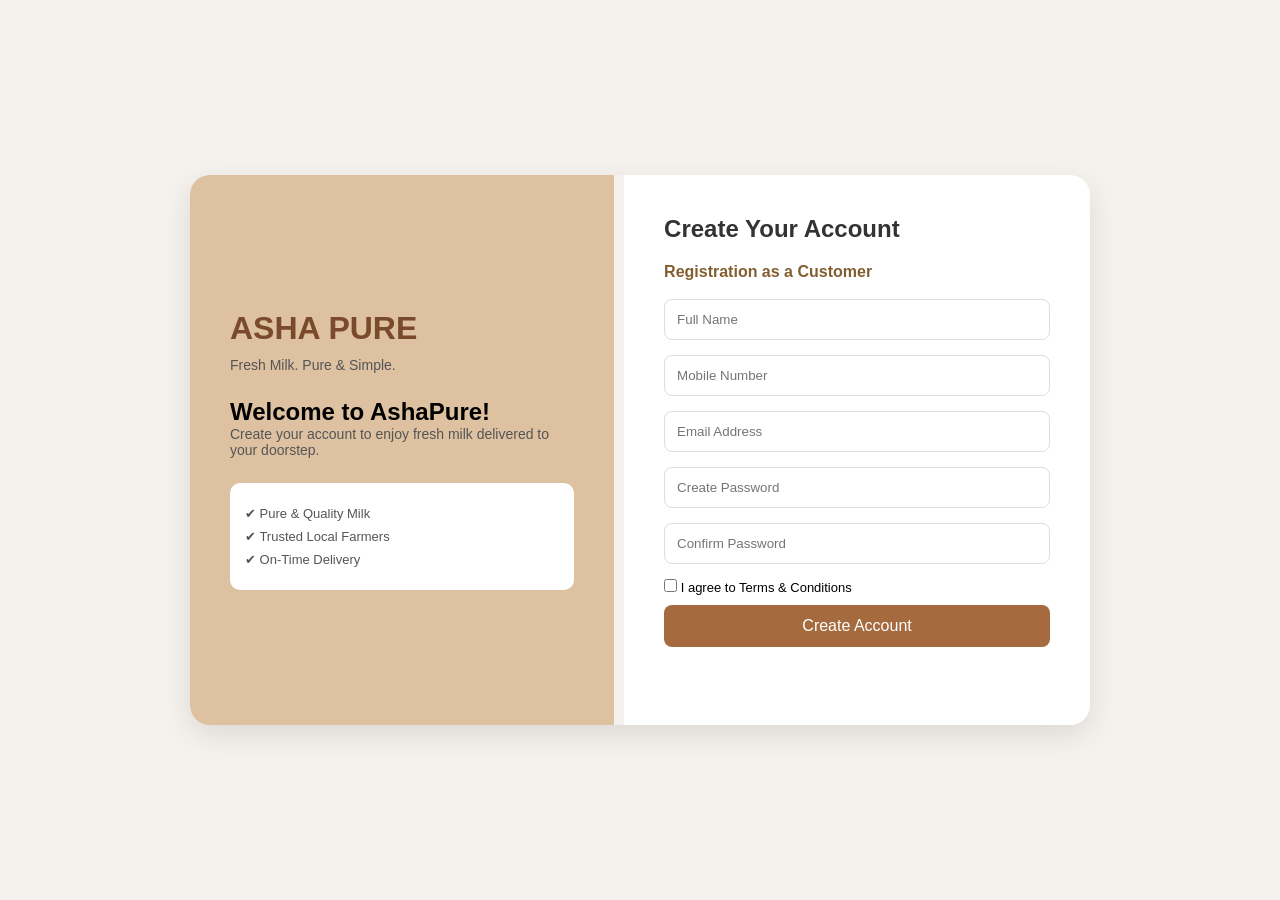
<file: customer.html>
<!DOCTYPE html>
<html lang="en">
<head>
<meta charset="UTF-8">
<meta name="viewport" content="width=device-width, initial-scale=1.0">
<title>Aasapure Registration</title>
<link rel="stylesheet" href="customer.css">

</head>
<body>

<div class="container">

    <!-- Left Side -->
    <div class="left">
        <h1>ASHA PURE</h1>
        <p>Fresh Milk. Pure & Simple.</p>

        <h2>Welcome to AshaPure!</h2>
        <p>Create your account to enjoy fresh milk delivered to your doorstep.</p>

        <div class="features">
            <p>✔ Pure & Quality Milk</p>
            <p>✔ Trusted Local Farmers</p>
            <p>✔ On-Time Delivery</p>
        </div>
    </div>

    <!-- Right Side -->
    <div class="right">
        <h2>Create Your Account</h2>
        <h4 style="color:rgb(130, 95, 49)">Registration as a Customer</h4>
        <br/>
        <form onsubmit="saveData(event)">

    <div class="form-group">
        <input type="text" id="name" placeholder="Full Name" required>
    </div>

    <div class="form-group">
        <input type="text" id="mobile" placeholder="Mobile Number" required>
    </div>

    <div class="form-group">
        <input type="email" id="email" placeholder="Email Address" required>
    </div>

    <div class="form-group">
        <input type="password" id="password" placeholder="Create Password" required>
    </div>

    <div class="form-group">
        <input type="password" id="confirmPassword" placeholder="Confirm Password" required>
    </div>

    <div class="checkbox">
        <input type="checkbox" required> I agree to Terms & Conditions
    </div>

    <button type="submit" class="btn">Create Account</button>

</form>
    </div>

</div>
<script>
function saveData(e){
    e.preventDefault();

    let name = document.getElementById("name").value;
    let mobile = document.getElementById("mobile").value;
    let email = document.getElementById("email").value;
    let password = document.getElementById("password").value;
    let confirmPassword = document.getElementById("confirmPassword").value;

    if(password !== confirmPassword){
        alert("Passwords do not match ❌");
        return;
    }

    localStorage.setItem("name", name);
    localStorage.setItem("mobile", mobile);
    localStorage.setItem("email", email);
    localStorage.setItem("password", password);

    alert("Registration Successful ✅");
    window.location.href = "customerportal.html";
}
</script>

</body>
</html>
</file>
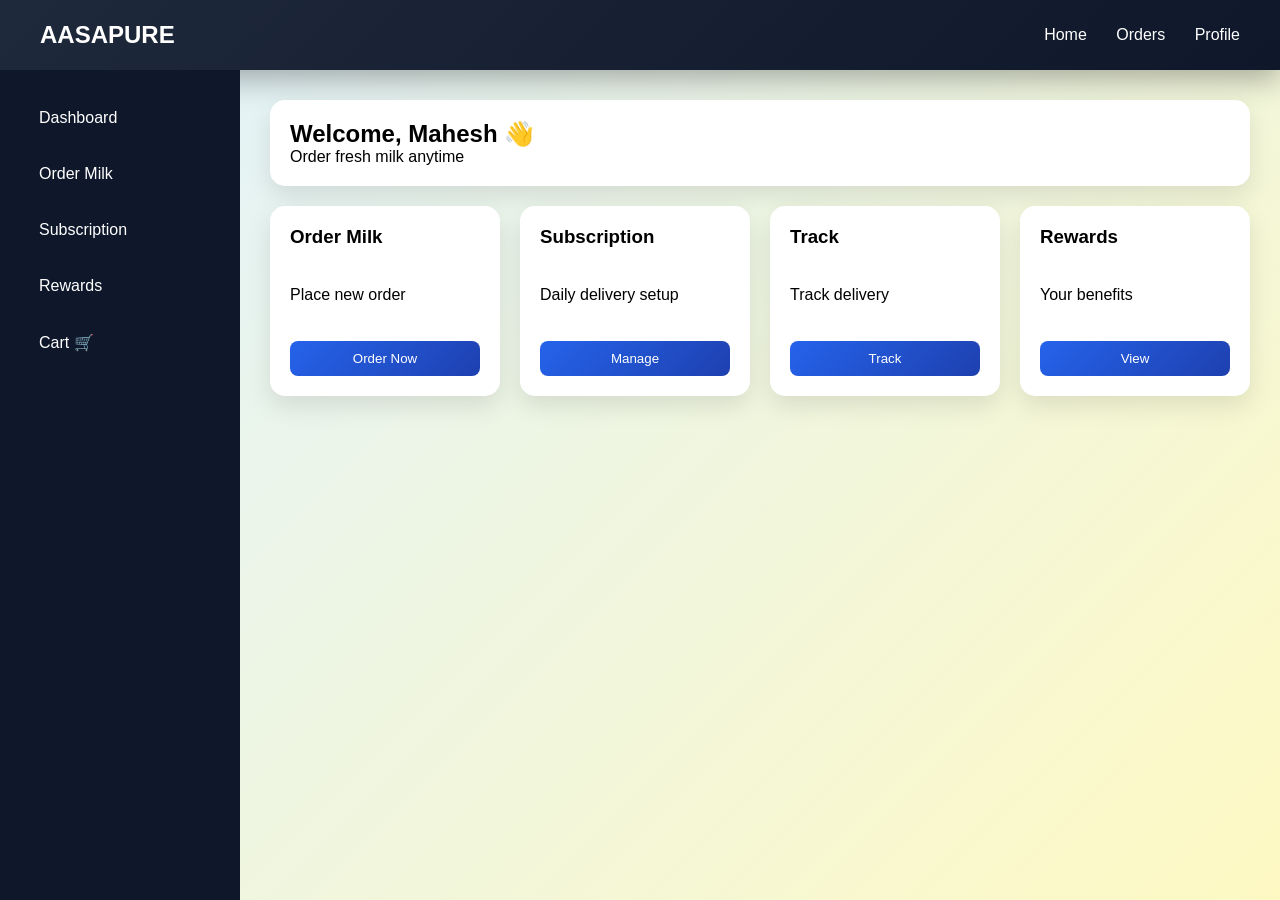
<file: customerportal - Copy.html>
<!DOCTYPE html>
<html lang="en">
<head>
<meta charset="UTF-8">
<meta name="viewport" content="width=device-width, initial-scale=1.0">
<title>Aasapure Dashboard</title>
<link rel="stylesheet" href="customerportal.css">
</head>
<body>

<div class="navbar">
    <h2>AASAPURE</h2>
    <div>
        <a href="#">Home</a>
        <a href="#">Orders</a>
        <a href="#">Profile</a>
    </div>
</div>

<div class="main">

<div class="sidebar">
    <li>Dashboard</li>
    <li onclick="openModal()">Order Milk</li>
    <li>Subscription</li>
    <li>Rewards</li>
    <li onclick="openCart()">Cart 🛒</li>
</div>

<div class="content">

<div class="card">
    <h2>Welcome, Mahesh 👋</h2>
    <p>Order fresh milk anytime</p>
</div>

<div class="grid">

<div class="card">
    <h3>Order Milk</h3>
    <p>Place new order</p>
    <button onclick="openModal()">Order Now</button>
</div>

<div class="card">
    <h3>Subscription</h3>
    <p>Daily delivery setup</p>
    <button>Manage</button>
</div>

<div class="card">
    <h3>Track</h3>
    <p>Track delivery</p>
    <button>Track</button>
</div>

<div class="card">
    <h3>Rewards</h3>
    <p>Your benefits</p>
    <button>View</button>
</div>

</div>

</div>
</div>

<!-- ORDER MODAL -->
<div id="modal" class="modal">
<div class="modal-content">

<span class="close" onclick="closeModal()">&times;</span>

<h3>Select Farm</h3>
<select id="farm">
    <option>Sharma Dairy</option>
    <option>Verma Farm</option>
    <option>Organic Milk Farm</option>
</select>

<h3>Order Milk</h3>

<label>Milk Type</label>
<select id="milkType">
    <option value="50">Cow Milk (₹50/L)</option>
    <option value="60">Buffalo Milk (₹60/L)</option>
</select>

<label>Quantity (Litres)</label>
<div class="qty-box">
    <button onclick="decrease()">-</button>
    <input type="number" id="qty" value="1">
    <button onclick="increase()">+</button>
</div>

<label>Payment</label>
<select>
    <option>UPI</option>
    <option>Card</option>
    <option>Cash</option>
</select>

<div class="total">Total: ₹<span id="total">50</span></div>

<button onclick="placeOrder()">Place Order</button>
<button onclick="addToCart()">Add to Cart</button>

</div>
</div>

<!-- CART MODAL -->
<div id="cartModal" class="modal">
<div class="modal-content">

<span class="close" onclick="closeCart()">&times;</span>
<h3>Your Cart 🛒</h3>

<table border="1" style="width:100%; border-collapse:collapse; text-align:center;">
    <thead>
        <tr style="background:#2c3e50;color:white;">
            <th>Farm</th>
            <th>Milk</th>
            <th>Qty</th>
            <th>Price</th>
            <th>Action</th>
        </tr>
    </thead>
    <tbody id="cartItems"></tbody>
</table>

</div>
</div>

<script>

let cart = [];

function openModal(){
    document.getElementById("modal").style.display="flex";
}

function closeModal(){
    document.getElementById("modal").style.display="none";
}

function openCart(){
    document.getElementById("cartModal").style.display="flex";
    renderCart();
}

function closeCart(){
    document.getElementById("cartModal").style.display="none";
}

function increase(){
    let qty=document.getElementById("qty");
    qty.value=parseInt(qty.value)+1;
    updateTotal();
}

function decrease(){
    let qty=document.getElementById("qty");
    if(qty.value>1){
        qty.value=parseInt(qty.value)-1;
    }
    updateTotal();
}

function updateTotal(){
    let price=document.getElementById("milkType").value;
    let qty=document.getElementById("qty").value;
    document.getElementById("total").innerText=price*qty;
}

function placeOrder(){
    alert("Order Placed Successfully! 🚀");
}

function addToCart(){
    let farm = document.getElementById("farm").value;
    let milk = document.getElementById("milkType").options[document.getElementById("milkType").selectedIndex].text;
    let qty = document.getElementById("qty").value;
    let total = document.getElementById("total").innerText;

    cart.push({farm, milk, qty, total});
    alert("Added to Cart ✅");
}

/* 🔥 UPDATED CART FUNCTION */
function renderCart(){
    let table = document.getElementById("cartItems");
    table.innerHTML = "";

    cart.forEach((item, index) => {
        let row = document.createElement("tr");

        row.innerHTML = `
            <td>${item.farm}</td>
            <td>${item.milk}</td>
            <td>${item.qty} L</td>
            <td>₹${item.total}</td>
            <td>
                <button onclick="placeSingleOrder(${index})"
                    style="background:#27ae60;color:white;border:none;padding:5px 10px;border-radius:5px;cursor:pointer;">
                    Place
                </button>
                <button onclick="removeItem(${index})"
                    style="background:red;color:white;border:none;padding:5px 10px;border-radius:5px;cursor:pointer;">
                    Remove
                </button>
            </td>
        `;

        table.appendChild(row);
    });
}
/* 🔥 NEW FUNCTIONS */
function removeItem(index){
    let item = cart[index];

    let confirmDelete = confirm(`Remove this item?\n${item.farm} - ${item.milk}`);

    if(confirmDelete){
        alert("Item Removed ❌");
        cart.splice(index, 1);
        renderCart();
    }
}


function placeSingleOrder(index){
    let item = cart[index];

    let confirmOrder = confirm(`Do you want to place this order?\n${item.farm} - ${item.milk} - ${item.qty}L`);

    if(confirmOrder){
        alert(`Order Placed: ${item.farm} 🚀`);
        cart.splice(index, 1);
        renderCart();
    }
}

document.getElementById("milkType").addEventListener("change",updateTotal);

</script>

</body>
</html>
</file>
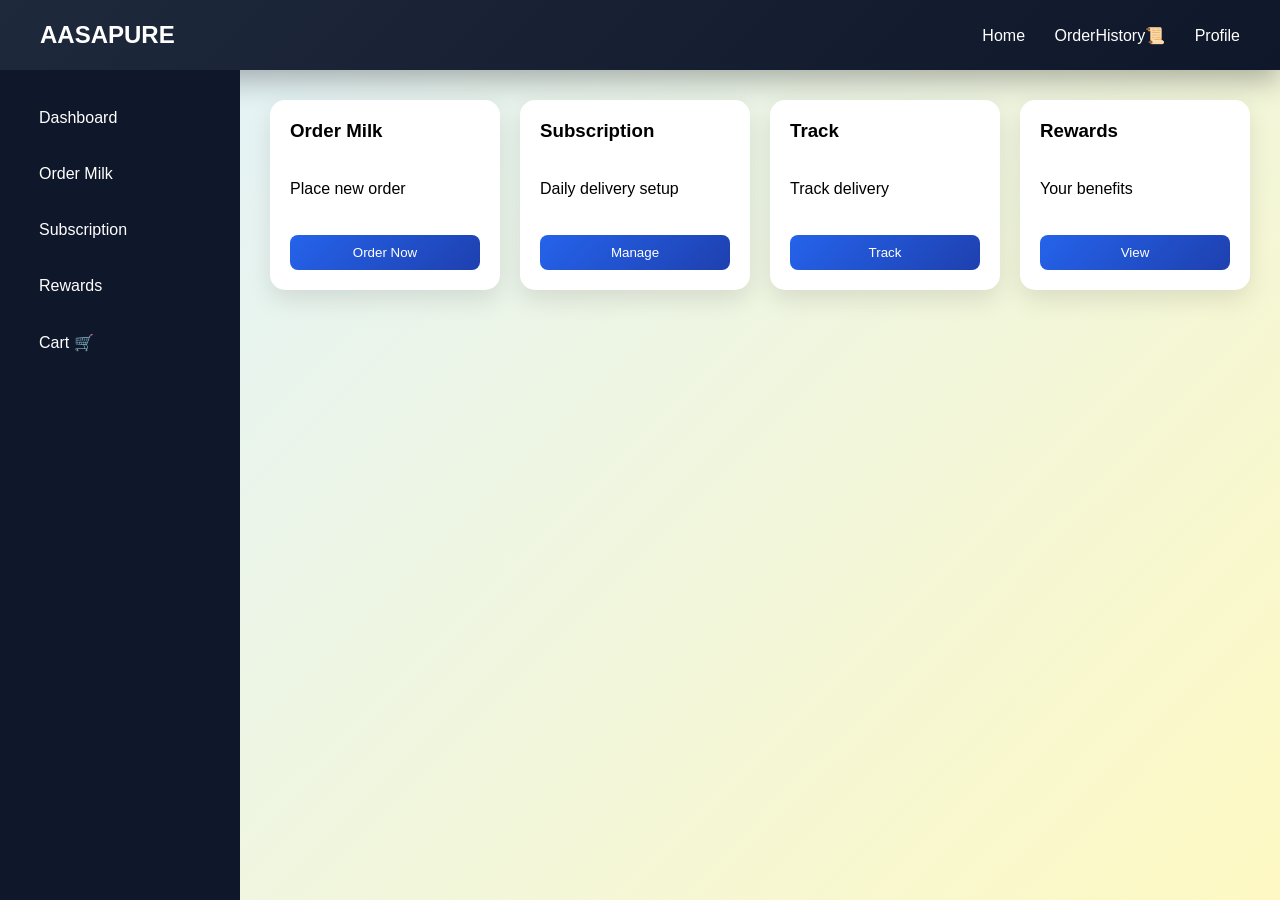
<file: customerportal.html>
<!DOCTYPE html>
<html lang="en">
<head>
<meta charset="UTF-8">
<meta name="viewport" content="width=device-width, initial-scale=1.0">
<title>Aasapure Dashboard</title>
<link rel="stylesheet" href="customerportal.css">
</head>
<body>

<div class="navbar">
    <h2>AASAPURE</h2>
    <div>
        <a href="#">Home</a>
        <a href="#" onclick="openHistory()">OrderHistory📜</a>
        <a href="#" onclick="openProfile()">Profile</a>
    </div>
</div>

<div class="main">

<div class="sidebar">
    <li>Dashboard</li>
    <li onclick="openModal()">Order Milk</li>
    <li onclick="openSubscription()">Subscription</li>
    <li onclick="openRewards()">Rewards</li>
    <li onclick="openCart()">Cart 🛒</li>
</div>

<div class="content">

<!-- ✅ ONLY ONE GRID -->
<div class="grid">

<div class="card">
    <h3>Order Milk</h3>
    <p>Place new order</p>
    <button onclick="openModal()">Order Now</button>
</div>

<div class="card">
    <h3>Subscription</h3>
    <p>Daily delivery setup</p>
    <button onclick="openSubscription()">Manage</button>
</div>

<div class="card">
    <h3>Track</h3>
    <p>Track delivery</p>
    <button onclick="openTrack()">Track</button>
</div>

<div class="card">
    <h3>Rewards</h3>
    <p>Your benefits</p>
    <button onclick="openRewards()">View</button>
</div>

</div> <!-- grid end -->

</div> <!-- content end -->
</div> <!-- main end -->
<!-- ORDER MODAL -->

<!-- ORDER MODAL -->
<div id="modal" class="modal">
<div class="modal-content">

<span class="close" onclick="closeModal()">&times;</span>

<h3>Select Farm</h3>
<select id="farm">
    <option>Sharma Dairy</option>
    <option>Verma Farm</option>
    <option>Organic Milk Farm</option>
</select>

<h3>Order Milk</h3>

<label>Milk Type</label>
<select id="milkType">
    <option value="50">Cow Milk (₹50/L)</option>
    <option value="60">Buffalo Milk (₹60/L)</option>
</select>

<label>Quantity</label>
<div class="qty-box">
    <button onclick="decrease()">-</button>
    <input type="number" id="qty" value="1">
    <button onclick="increase()">+</button>
</div>

<div class="total">Total: ₹<span id="total">50</span></div>

<button onclick="placeOrder()">Place Order</button>
<button onclick="addToCart()">Add to Cart</button>

</div>
</div>

<div id="cartModal" class="modal">
<div class="modal-content">

<span class="close" onclick="closeCart()">&times;</span>
<h3>Your Cart 🛒</h3>

<table border="1" style="width:100%; border-collapse:collapse; text-align:center;">
    <thead>
        <tr style="background:#2c3e50;color:white;">
            <th>Farm</th>
            <th>Milk</th>
            <th>Qty</th>
            <th>Price</th>
            <th>Action</th>
        </tr>
    </thead>
    <tbody id="cartItems"></tbody>
</table>

</div>
</div>
<div id="trackModal" class="modal">
<div class="modal-content">

<span class="close" onclick="closeTrack()">&times;</span>
<h3>Track Order 🚚</h3>

<ul id="trackSteps">
    <li>✅ Order Placed</li>
    <li>⏳ Farmer Accepted</li>
    <li>⏳ Picked by Delivery</li>
    <li>⏳ Out for Delivery</li>
    <li>⏳ Delivered</li>
</ul>

<button onclick="updateStatus()">Next Step</button>

</div>
</div>

<div id="historyModal" class="modal">
<div class="modal-content">

<span class="close" onclick="closeHistory()">&times;</span>
<h3>Order History 📜</h3>

<table border="1" style="width:100%; border-collapse:collapse; text-align:center;">
    <thead>
        <tr style="background:#34495e;color:white;">
            <th>Farm</th>
            <th>Milk</th>
            <th>Qty</th>
            <th>Total</th>
            <th>Date</th>
        </tr>
    </thead>
    <tbody id="historyItems"></tbody>
</table>

</div>
</div>


<div id="subscriptionModal" class="modal">
<div class="modal-content">

<span class="close" onclick="closeSubscription()">&times;</span>
<h3>Milk Subscription 🥛</h3>

<label>Milk Type</label>
<select id="subMilk">
    <option>Cow Milk</option>
    <option>Buffalo Milk</option>
</select>

<label>Quantity</label>
<input type="number" id="subQty" value="1">

<label>Start Date</label>
<input type="date" id="subDate">

<!-- ✅ MOVE HERE -->
<label>Delivery Type</label>
<select id="subPlan">
    <option>Daily</option>
    <option>Weekly</option>
</select>

<label>Time Slot</label>
<select id="subTime">
    <option>Morning (5AM - 8AM)</option>
    <option>Evening (5PM - 8PM)</option>
</select>

<button onclick="saveSubscription()">Save</button>
<button onclick="pauseSub()">Pause</button>
<button onclick="resumeSub()">Resume</button>

</div>
</div>

</div>
</div>

<div id="rewardModal" class="modal">
<div class="modal-content">

<span class="close" onclick="closeRewards()">&times;</span>
<h3>Aasapure Milk Rewards 🥛🎁</h3>

<p>Total Orders: <b id="totalOrders">0</b></p>

<p>Progress</p>
<div style="background:#ddd;height:20px;border-radius:10px;overflow:hidden;">
    <div id="progressBar" 
         style="height:20px;width:0%;background:green;"></div>
</div>

<p id="rewardText"></p>

<button onclick="claimReward()">Claim Reward</button>

</div>
</div>
<div id="profileModal" class="modal">
<div class="modal-content">

<span class="close" onclick="closeProfile()">&times;</span>
<h3>My Profile 👤</h3>

<p>Name: <span id="pName"></span></p>
<p>Mobile: <span id="pMobile"></span></p>
<p>Email: <span id="pEmail"></span></p>

</div>
</div>

<script>

window.onload = function () {
    localStorage.setItem("orders", "0");
    localStorage.removeItem("subscription");
};

if (!localStorage.getItem("orders") || isNaN(localStorage.getItem("orders"))) {
    localStorage.setItem("orders", "0");
}

let cart = [];
let history = [];

function openModal(){
    document.getElementById("modal").style.display="flex";
}

function closeModal(){
    document.getElementById("modal").style.display="none";
}

function openCart(){
    document.getElementById("cartModal").style.display="flex";
    renderCart();
}

function closeCart(){
    document.getElementById("cartModal").style.display="none";
}

function increase(){
    let qty=document.getElementById("qty");
    qty.value=parseInt(qty.value)+1;
    updateTotal();
}

function decrease(){
    let qty=document.getElementById("qty");
    if(qty.value>1){
        qty.value=parseInt(qty.value)-1;
    }
    updateTotal();
}

function updateTotal(){
    let price=document.getElementById("milkType").value;
    let qty=document.getElementById("qty").value;
    document.getElementById("total").innerText=price*qty;
}

function placeOrder(){
    let farm = document.getElementById("farm").value;
    let milk = document.getElementById("milkType").options[document.getElementById("milkType").selectedIndex].text;
    let qty = document.getElementById("qty").value;
    let total = document.getElementById("total").innerText;

    let date = new Date().toLocaleString();

    // history
    history.push({farm, milk, qty, total, date});

    // ✅ SAFE ORDER COUNT
    let orders = parseInt(localStorage.getItem("orders"));
    if (isNaN(orders)) orders = 0;

    orders++;
    localStorage.setItem("orders", orders.toString());

    alert("Milk Order Placed 🥛✅");
}
function openHistory(){
    document.getElementById("historyModal").style.display="flex";
    renderHistory();
}

function closeHistory(){
    document.getElementById("historyModal").style.display="none";
}


function openSubscription(){
    document.getElementById("subscriptionModal").style.display="flex";
}

function closeSubscription(){
    document.getElementById("subscriptionModal").style.display="none";
}

function saveSubscription(){
    let milk = document.getElementById("subMilk").value;
    let qty = document.getElementById("subQty").value;
    let date = document.getElementById("subDate").value;
    let plan = document.getElementById("subPlan").value;
    let time = document.getElementById("subTime").value;

    let subData = {milk, qty, date, plan, time, status:"Active"};

    localStorage.setItem("subscription", JSON.stringify(subData));

    alert("Subscription Started ✅");
}

function pauseSub(){
    let sub = JSON.parse(localStorage.getItem("subscription"));
    sub.status = "Paused";
    localStorage.setItem("subscription", JSON.stringify(sub));
    alert("Subscription Paused ⏸️");
}

function resumeSub(){
    let sub = JSON.parse(localStorage.getItem("subscription"));
    sub.status = "Active";
    localStorage.setItem("subscription", JSON.stringify(sub));
    alert("Subscription Resumed ▶️");
}

function renderHistory(){
    let table = document.getElementById("historyItems");
    table.innerHTML = "";

    history.forEach(item => {
        let row = document.createElement("tr");

        row.innerHTML = `
            <td>${item.farm}</td>
            <td>${item.milk}</td>
            <td>${item.qty} L</td>
            <td>₹${item.total}</td>
            <td>${item.date}</td>
        `;

        table.appendChild(row);
    });
}

function addToCart(){
    let farm = document.getElementById("farm").value;
    let milk = document.getElementById("milkType").options[document.getElementById("milkType").selectedIndex].text;
    let qty = document.getElementById("qty").value;
    let total = document.getElementById("total").innerText;

    cart.push({farm, milk, qty, total});

    renderCart(); // 🔥 THIS IS THE FIX

    alert("Added to Cart ✅");
}

/* 🔥 UPDATED CART FUNCTION */
function renderCart(){
    let table = document.getElementById("cartItems");
    table.innerHTML = "";

    cart.forEach((item, index) => {
        let row = document.createElement("tr");

        row.innerHTML = `
            <td>${item.farm}</td>
            <td>${item.milk}</td>
            <td>${item.qty} L</td>
            <td>₹${item.total}</td>
            <td>
                <button onclick="placeSingleOrder(${index})"
                    style="background:#27ae60;color:white;border:none;padding:5px 10px;border-radius:5px;cursor:pointer;">
                    Place
                </button>
                <button onclick="removeItem(${index})"
                    style="background:red;color:white;border:none;padding:5px 10px;border-radius:5px;cursor:pointer;">
                    Remove
                </button>
            </td>
        `;

        table.appendChild(row);
    });
}


function openTrack(){
    document.getElementById("trackModal").style.display="flex";
}

function closeTrack(){
    document.getElementById("trackModal").style.display="none";
}




let points = 0;

function addPoints(){
    points += 10;
    document.getElementById("points").innerText = points;
}
/* 🔥 NEW FUNCTIONS */
function removeItem(index){
    let item = cart[index];

    let confirmDelete = confirm(`Remove this item?\n${item.farm} - ${item.milk}`);

    if(confirmDelete){
        alert("Item Removed ❌");
        cart.splice(index, 1);
        renderCart();
    }
}


function openProfile(){
    document.getElementById("profileModal").style.display = "flex";

    let name = localStorage.getItem("name");
    let mobile = localStorage.getItem("mobile");
    let email = localStorage.getItem("email");

    document.getElementById("pName").innerText = name ? name : "No Data";
    document.getElementById("pMobile").innerText = mobile ? mobile : "No Data";
    document.getElementById("pEmail").innerText = email ? email : "No Data";
}

function closeProfile(){
    document.getElementById("profileModal").style.display = "none";
}

function placeSingleOrder(index){
    let item = cart[index];

    let confirmOrder = confirm(`Do you want to place this order?\n${item.farm} - ${item.milk} - ${item.qty}L`);

    if(confirmOrder){

        let date = new Date().toLocaleString();

        history.push({
            farm: item.farm,
            milk: item.milk,
            qty: item.qty,
            total: item.total,
            date: date
        });

     let orders = parseInt(localStorage.getItem("orders"));
if (isNaN(orders)) orders = 0;

orders++;
localStorage.setItem("orders", orders.toString());

        alert(`Order Placed: ${item.farm} 🥛`);

        cart.splice(index, 1);
        renderCart();
    }
}
let step = 0;

function updateStatus(){
    let steps = document.querySelectorAll("#trackSteps li");

    if(step < steps.length){
        steps[step].innerHTML = "✅ " + steps[step].innerText.replace("⏳","");
        step++;
    }
}

let totalOrders = 0;


// OPEN REWARD MODAL
function openRewards(){
    document.getElementById("rewardModal").style.display="flex";

    let totalOrders = localStorage.getItem("orders");

    // ✅ FIX NaN issue
    if(!totalOrders || isNaN(totalOrders)){
        totalOrders = 0;
    } else {
        totalOrders = parseInt(totalOrders);
    }

    document.getElementById("totalOrders").innerText = totalOrders;

    // progress bar
    let percent = (totalOrders / 30) * 100;
    if(percent > 100) percent = 100;

    document.getElementById("progressBar").style.width = percent + "%";

    let text = "";

    if(totalOrders >= 30){
        text = "🏆 Platinum: Free Milk Day + Priority Delivery";
    }
    else if(totalOrders >= 20){
        text = "🥇 Gold: ₹50 Cashback";
    }
    else if(totalOrders >= 10){
        text = "🥈 Silver: 3 Free Deliveries";
    }
    else{
        text = `Complete ${10 - totalOrders} more orders to unlock reward`;
    }

    document.getElementById("rewardText").innerText = text;
}

// CLOSE

// CLAIM REWARD
function claimReward(){
    let totalOrders = parseInt(localStorage.getItem("orders")) || 0;

    if(totalOrders >= 30){
        alert("🏆 Platinum Reward Claimed");
        localStorage.setItem("orders", 0);
    }
    else if(totalOrders >= 20){
        alert("🥇 Gold Reward Claimed");
        localStorage.setItem("orders", 0);
    }
    else if(totalOrders >= 10){
        alert("🥈 Silver Reward Claimed");
        localStorage.setItem("orders", 0);
    }
    else{
        alert("❌ Not enough orders");
    }
}
function closeRewards(){
    document.getElementById("rewardModal").style.display = "none";
}
document.getElementById("milkType").addEventListener("change",updateTotal);

</script>

</body>
</html>
</file>
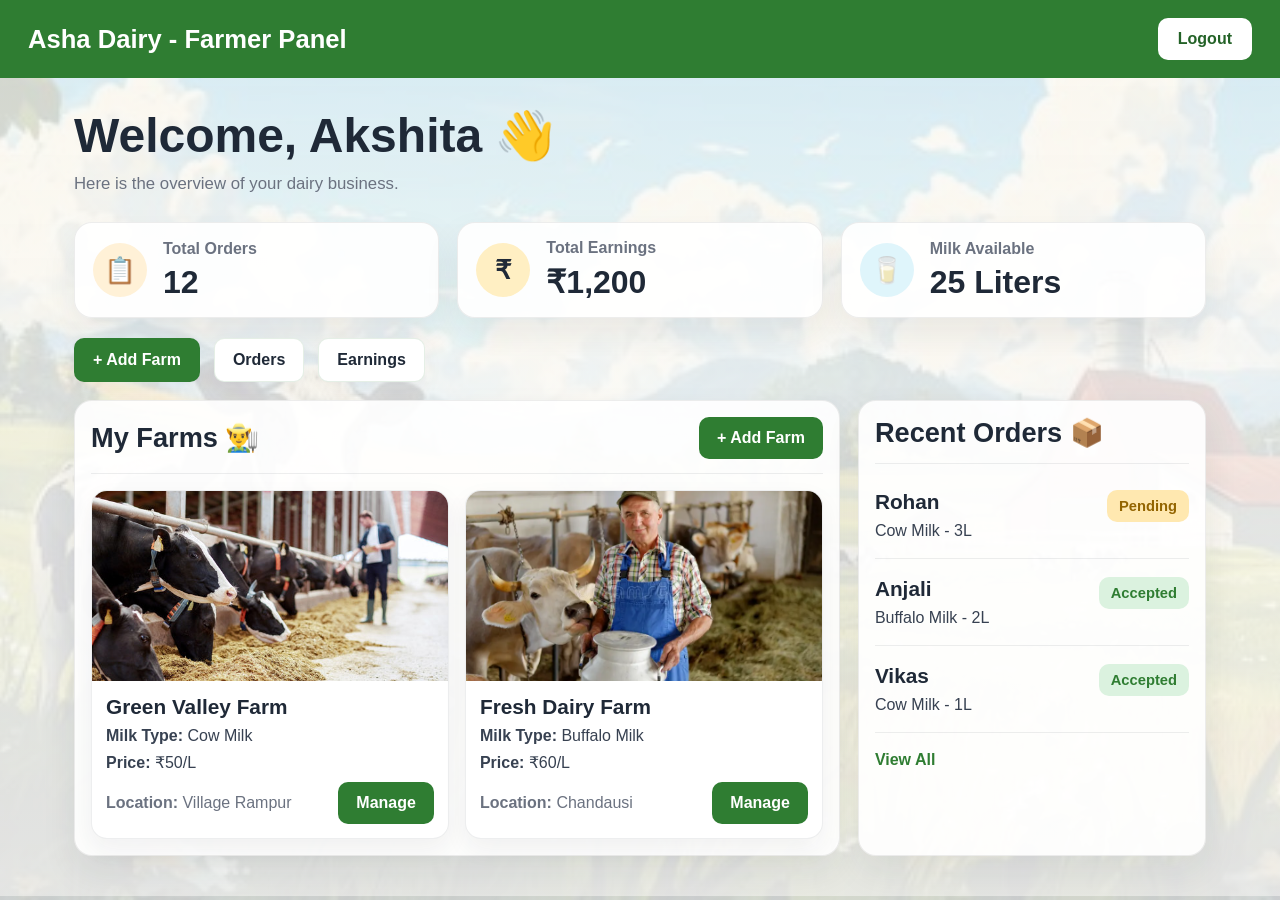
<file: dashboard.html>
<!DOCTYPE html>
<html lang="en">
<head>
  <meta charset="UTF-8">
  <meta name="viewport" content="width=device-width, initial-scale=1.0">
  <title>Merchant Dashboard</title>
  <link rel="stylesheet" href="dashboard.css">
</head>
<body>
  <header class="topbar">
    <div class="brand">Asha Dairy - Farmer Panel</div>
    <form action="/loginsec/merchant.html">
    <button class="logout-btn" type="submit">Logout</button>
    </form>
  </header>

  <main class="page-shell">
    <section class="hero">
      <h1>Welcome, Akshita <span aria-hidden="true">&#128075;</span></h1>
      <p>Here is the overview of your dairy business.</p>
    </section>

    <section class="stats-grid">
      <article class="stat-card">
        <div class="stat-icon amber">&#128203;</div>
        <div>
          <p class="stat-label">Total Orders</p>
          <h2>12</h2> 
        </div>
      </article>

      <article class="stat-card">
        <div class="stat-icon gold">&#8377;</div>
        <div>
          <p class="stat-label">Total Earnings</p>
          <h2>&#8377;1,200</h2>
        </div>
      </article>

      <article class="stat-card">
        <div class="stat-icon blue">&#129371;</div>
        <div>
          <p class="stat-label">Milk Available</p>
          <h2>25 Liters</h2>
        </div>
      </article>
    </section>

    <section class="quick-actions">
      <button class="action-btn primary" type="button" data-action="add-farm">+ Add Farm</button>
      <button class="action-btn" type="button" data-action="view-orders">Orders</button>
      <button class="action-btn" type="button" data-action="view-earnings">Earnings</button>
    </section>

    <section class="content-grid">
      <div class="panel farms-panel">
        <div class="panel-header">
          <h3>My Farms <span aria-hidden="true">&#128104;&#8205;&#127806;</span></h3>
          <button class="mini-btn" type="button" data-action="add-farm">+ Add Farm</button>
        </div>

        <div class="farm-grid">
          <article class="farm-card">
            <img src="farmimg1.jpg" alt="Green Valley Farm">
            <div class="farm-body">
              <h4>Green Valley Farm</h4>
              <p><strong>Milk Type:</strong> Cow Milk</p>
              <p><strong>Price:</strong> &#8377;50/L</p>
              <div class="farm-footer">
                <span><strong>Location:</strong> Village Rampur</span>
                <button class="manage-btn" type="button" data-action="manage-farm">Manage</button>
              </div>
            </div>
          </article>

          <article class="farm-card">
            <img src="farmimg2.jpg" alt="Fresh Dairy Farm">
            <div class="farm-body">
              <h4>Fresh Dairy Farm</h4>
              <p><strong>Milk Type:</strong> Buffalo Milk</p>
              <p><strong>Price:</strong> &#8377;60/L</p>
              <div class="farm-footer">
                <span><strong>Location:</strong> Chandausi</span>
                <button class="manage-btn" type="button" data-action="manage-farm">Manage</button>
              </div>
            </div>
          </article>
        </div>
      </div>

      <aside class="panel orders-panel">
        <div class="panel-header">
          <h3>Recent Orders <span aria-hidden="true">&#128230;</span></h3>
        </div>

        <div class="order-list">
          <article class="order-item">
            <div>
              <h4>Rohan</h4>
              <p>Cow Milk - 3L</p>
            </div>
            <span class="status pending">Pending</span>
          </article>

          <article class="order-item">
            <div>
              <h4>Anjali</h4>
              <p>Buffalo Milk - 2L</p>
            </div>
            <span class="status accepted">Accepted</span>
          </article>

          <article class="order-item">
            <div>
              <h4>Vikas</h4>
              <p>Cow Milk - 1L</p>
            </div>
            <span class="status accepted">Accepted</span>
          </article>
        </div>

        <button class="view-all" type="button" data-action="view-orders">View All</button>
      </aside>
    </section>
  </main>

  <script src="dashboard.js"></script>
</body>
</html>
</file>
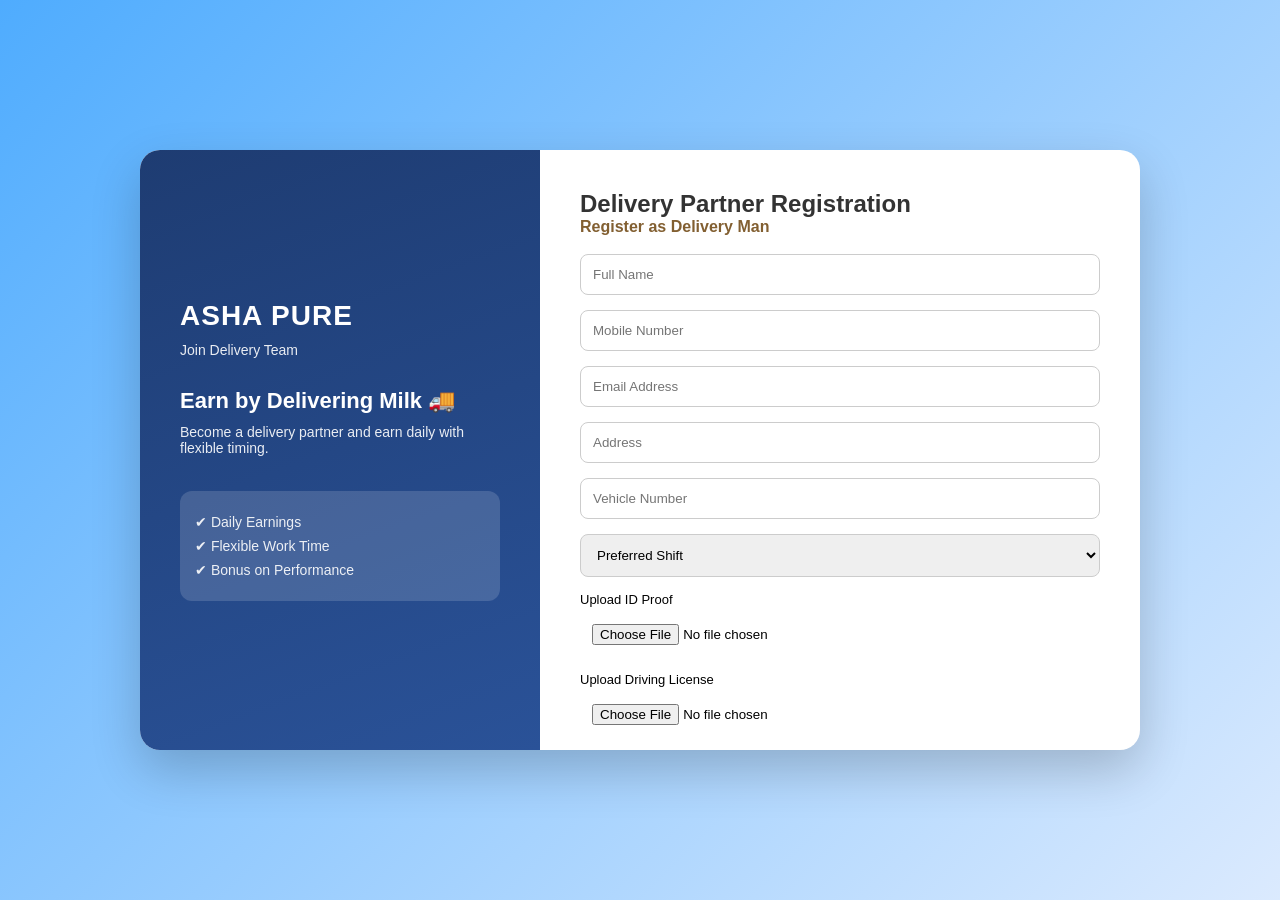
<file: delivery.html>
<!DOCTYPE html>
<html lang="en">
<head>
<meta charset="UTF-8">
<meta name="viewport" content="width=device-width, initial-scale=1.0">
<title>Delivery Registration - Aasapure</title>
<link rel="stylesheet" href="delivery.css">
</head>

<body>

<div class="container">

    <!-- LEFT SIDE -->
    <div class="left">
        <h1>ASHA PURE</h1>
        <p>Join Delivery Team</p>

        <h2>Earn by Delivering Milk 🚚</h2>
        <p>Become a delivery partner and earn daily with flexible timing.</p>

        <div class="features">
            <p>✔ Daily Earnings</p>
            <p>✔ Flexible Work Time</p>
            <p>✔ Bonus on Performance</p>
        </div>
    </div>

    <!-- RIGHT SIDE -->
    <div class="right">
        <h2>Delivery Partner Registration</h2>
        <h4 style="color:rgb(130, 95, 49)">Register as Delivery Man</h4>
        <br/>

        <form action="D-agent(2).html">

            <div class="form-group">
                <input type="text" placeholder="Full Name" required>
            </div>

            <div class="form-group">
                <input type="text" placeholder="Mobile Number" required>
            </div>

            <div class="form-group">
                <input type="email" placeholder="Email Address" required>
            </div>

            <div class="form-group">
                <input type="text" placeholder="Address" required>
            </div>


            <div class="form-group">
                <input type="text" placeholder="Vehicle Number" required>
            </div>

            <div class="form-group">
                <select required>
                    <option value="">Preferred Shift</option>
                    <option>Morning (5 AM – 10 AM)</option>
                    <option>Evening (5 PM – 10 PM)</option>
                    <option>Full Day</option>
                </select>
            </div>

            <div class="form-group">
                <label>Upload ID Proof</label>
                <input type="file" required>
            </div>

            <div class="form-group">
                <label>Upload Driving License</label>
                <input type="file" required>
            </div>

            <div class="form-group">
                <input type="password" placeholder="Create Password" required>
            </div>

            <div class="form-group">
                <input type="password" placeholder="Confirm Password" required>
            </div>

            <div class="checkbox">
                <input type="checkbox"> I agree to Terms & Conditions
            </div>

            <button class="btn" value="submit">Register as Delivery Partner</button>

            <div class="footer">
                Already registered? <a href="#">Login Here</a>
            </div>

        </form>
    </div>

</div>

</body>
</html>
</file>
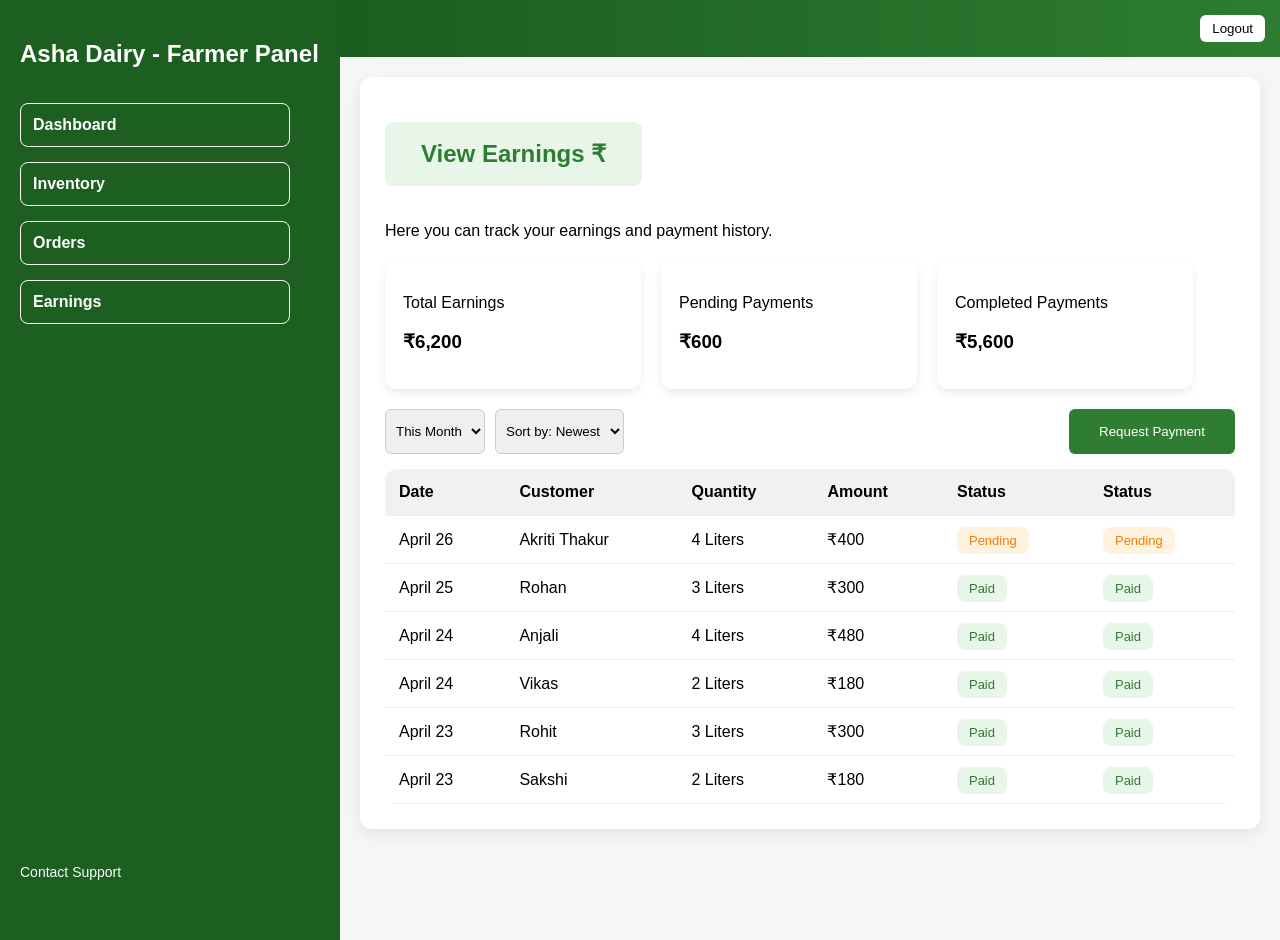
<file: earn.html>
<!DOCTYPE html>
<html lang="en">
<head>
    <meta charset="UTF-8">
    <title>Earnings</title>
    <link rel="stylesheet" href="earning.css">
</head>
<body>

<div class="container">

    <!-- Sidebar -->
    <div class="sidebar">
        <h2>Asha Dairy - Farmer Panel</h2>
        <form action="/merchentminiproject/dashboard/dashboard.html">
        <button class="box">Dashboard</button>
    </form>

    <form action="/merchentinventry/inventry2.html">
        <button class="box">Inventory</button>
    </form>

    <form action="/merchentorder/order.html">
        <button class="box">Orders</button>
    </form>

    <form action="/Earning/earn.html">
        <button class="box">Earnings</button>
    </form>
    
        <div class="support">Contact Support</div>
    </div>

    <!-- Main -->
    <div class="main">

        <div class="topbar">
            <button class="logout">Logout</button>
        </div>

        <div class="content">

            <h2 class="title-box">View Earnings ₹</h2>
            <p>Here you can track your earnings and payment history.</p>

            <!-- Cards -->
            <div class="cards">
                <div class="card">
                    <p>Total Earnings</p>
                    <h3>₹6,200</h3>
                </div>

                <div class="card">
                    <p>Pending Payments</p>
                    <h3>₹600</h3>
                </div>

                <div class="card">
                    <p>Completed Payments</p>
                    <h3>₹5,600</h3>
                </div>
            </div>

            <!-- Filters -->
            <div class="filters">
                <select>
                    <option>This Month</option>
                </select>

                <select>
                    <option>Sort by: Newest</option>
                </select>

                <button class="payment">Request Payment</button>
            </div>

            <!-- Table -->
            <table>
                <thead>
                    <tr>
                        <th>Date</th>
                        <th>Customer</th>
                        <th>Quantity</th>
                        <th>Amount</th>
                        <th>Status</th>
                        <th>Status</th>
                    </tr>
                </thead>

                <tbody id="earningsTable"></tbody>
            </table>

        </div>
    </div>
</div>

<script src="earn.js"></script>
</body>
</html>
</file>
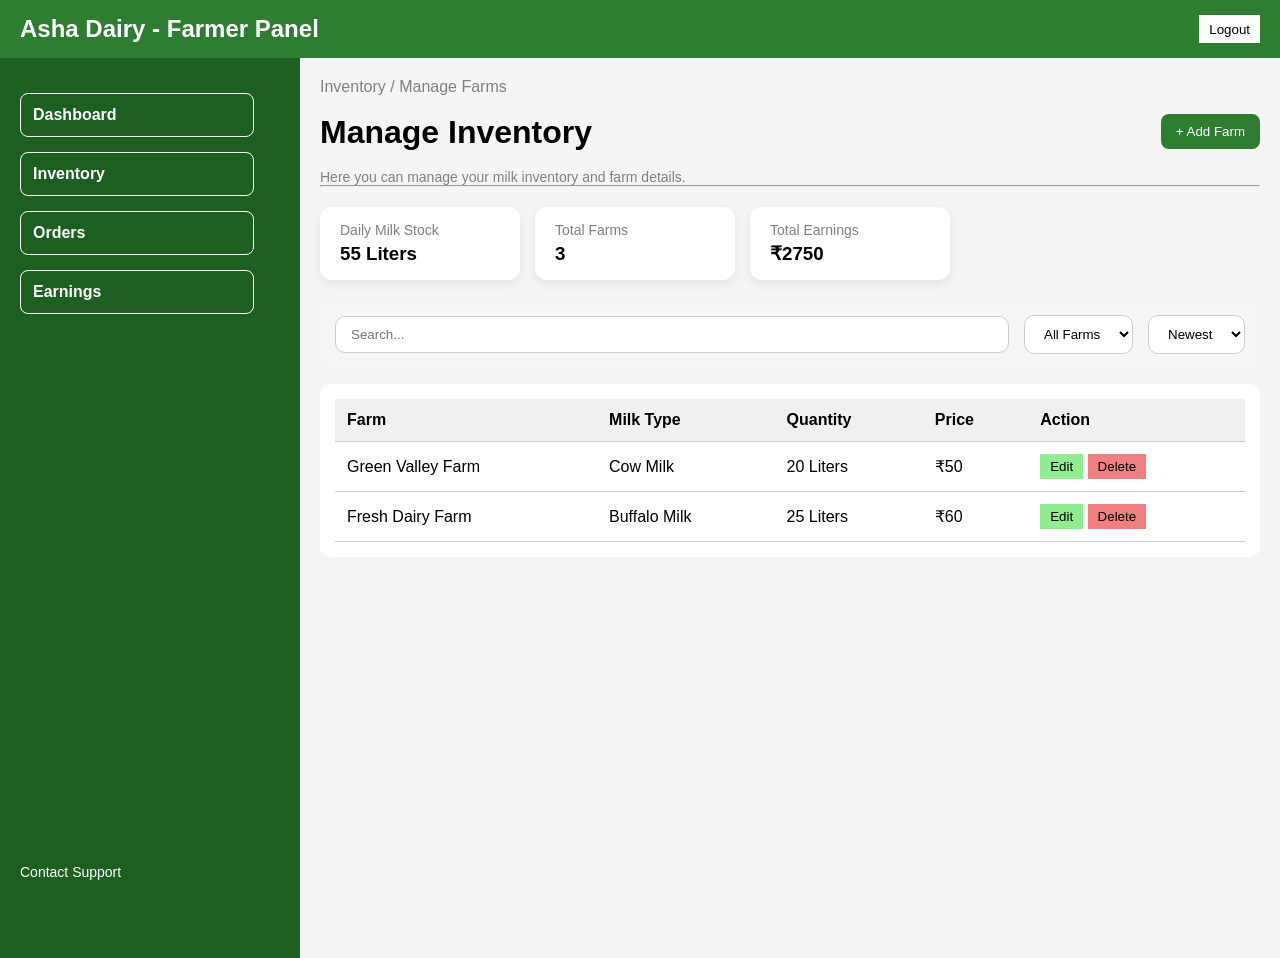
<file: inventry2.html>
<!DOCTYPE html>
<html lang="en">
<head>
  <meta charset="UTF-8">
  <title>Inventory</title>
  <link rel="stylesheet" href="inventery2.css">
</head>
<body>

<!-- TOPBAR -->
<div class="topbar">
  <h2>Asha Dairy - Farmer Panel</h2>
  <button class="logout">Logout</button>
</div>

<div class="container">

  <!-- SIDEBAR -->
  <div class="sidebar">

    <form action="/merchentminiproject/dashboard/dashboard.html">
        <button class="box">Dashboard</button>
    </form>

    <form action="/merchentinventry/inventry2.html">
        <button class="box">Inventory</button>
    </form>

    <form action="/merchentorder/order.html">
        <button class="box">Orders</button>
    </form>

    <form action="/Earning/earn.html">
        <button class="box">Earnings</button>
    </form>

    <div class="support">Contact Support</div>
</div>

  <!-- MAIN -->
  <div class="main">

    <!-- HEADER -->
    <div class="header">
      <div>
        <p class="breadcrumb">Inventory / Manage Farms</p><br/>
        <h1>Manage Inventory </h1><br/>
        <p class="subtext">Here you can manage your milk inventory and farm details.</p>
      </div>
      <form action="/formofmerchent/marchentformpage.html">
      <button class="add-btn" value="submit">+ Add Farm</button>
      </form>
    </div>

    <hr>

    <!-- STATS -->
    <div class="stats">

  <div class="card">
    <p class="card-title">Daily Milk Stock</p>
    <h3>55 Liters</h3>
  </div>

  <div class="card">
    <p class="card-title">Total Farms</p>
    <h3>3</h3>
  </div>

  <div class="card">
    <p class="card-title">Total Earnings</p>
    <h3>₹2750</h3>
  </div>

</div>
    <!-- FILTER -->
    <div class="filter-box">
      <input type="text" placeholder="Search...">
      <select><option>All Farms</option></select>
      <select><option>Newest</option></select>
    </div>

    <!-- TABLE -->
    <div class="table-box">
      <table>
        <tr>
          <th>Farm</th>
          <th>Milk Type</th>
          <th>Quantity</th>
          <th>Price</th>
          <th>Action</th>
        </tr>

        <tr>
          <td>Green Valley Farm</td>
          <td>Cow Milk</td>
          <td>20 Liters</td>
          <td>₹50</td>
          <td>
            <button class="edit">Edit</button>
            <button class="delete">Delete</button>
          </td>
        </tr>

        <tr>
          <td>Fresh Dairy Farm</td>
          <td>Buffalo Milk</td>
          <td>25 Liters</td>
          <td>₹60</td>
          <td>
            <button class="edit">Edit</button>
            <button class="delete">Delete</button>
          </td>
        </tr>

      </table>
    </div>

  </div>

</div>

</body>
</html>
</file>
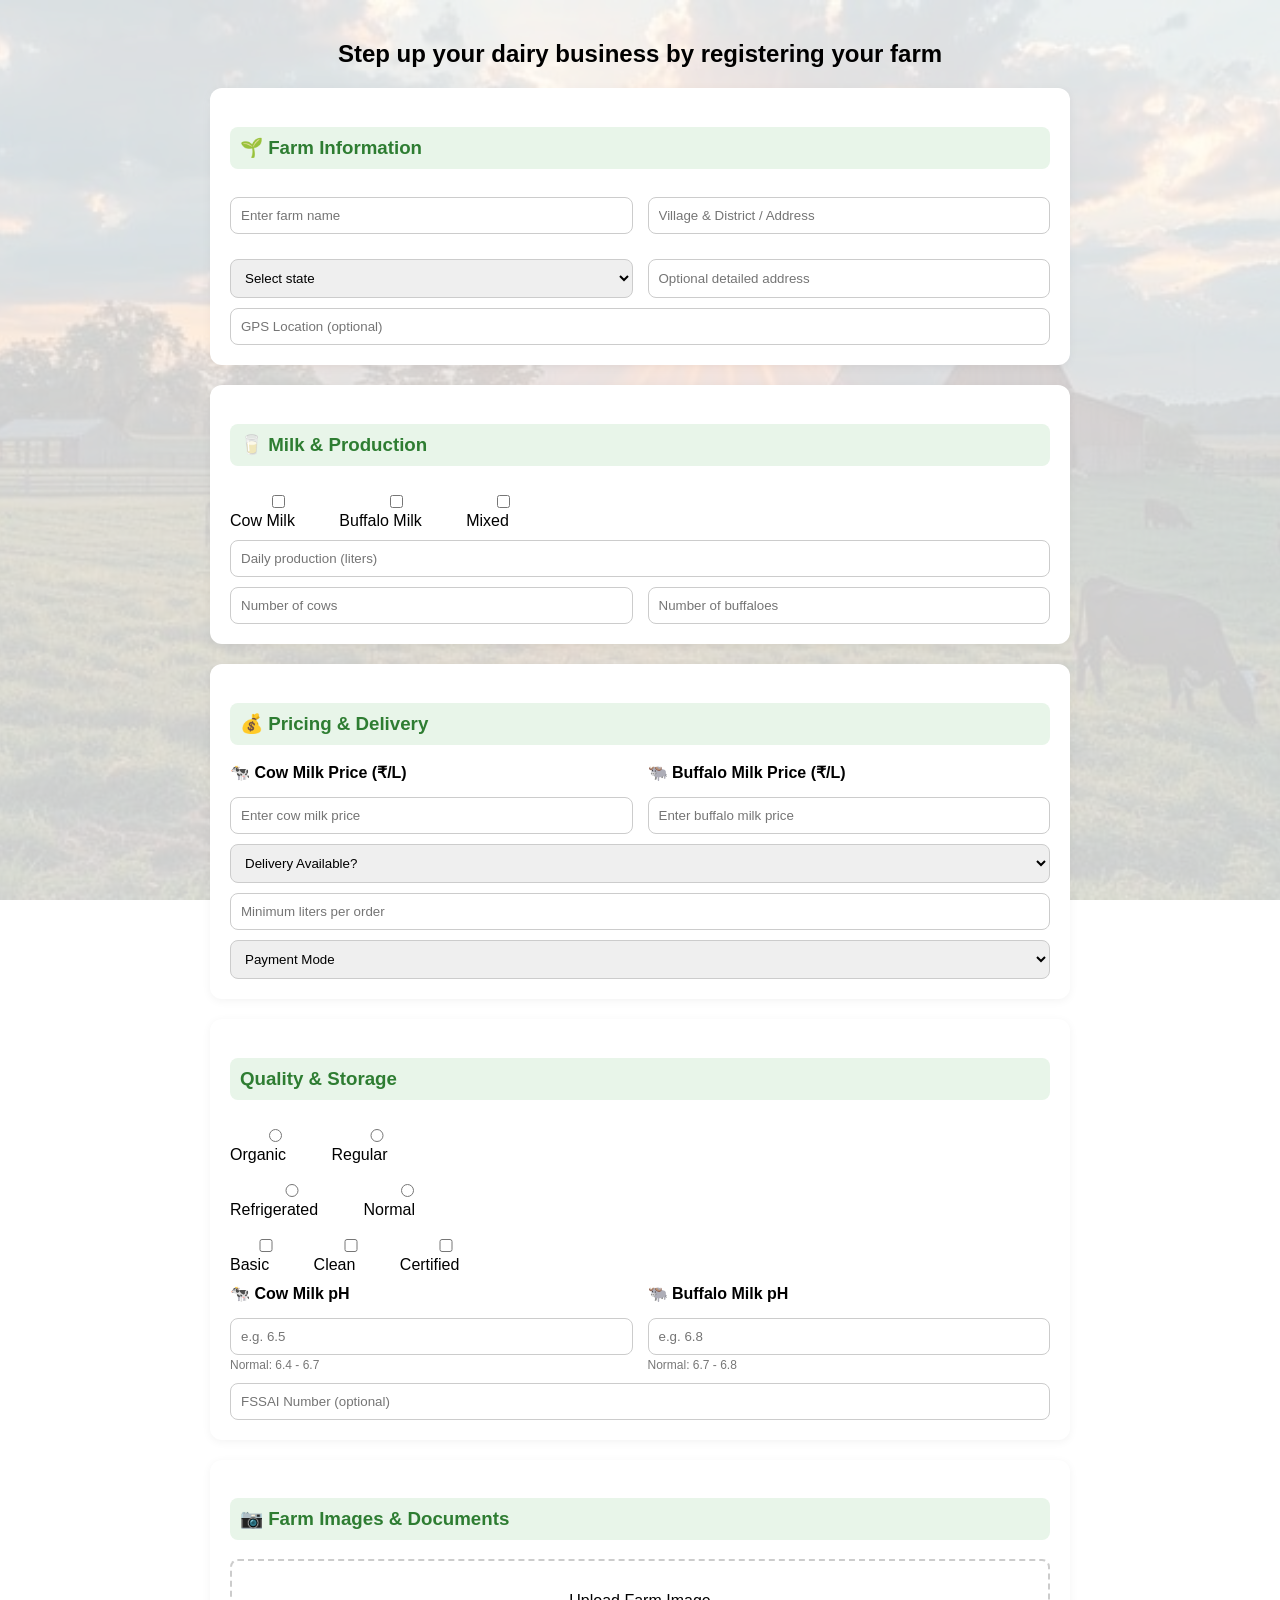
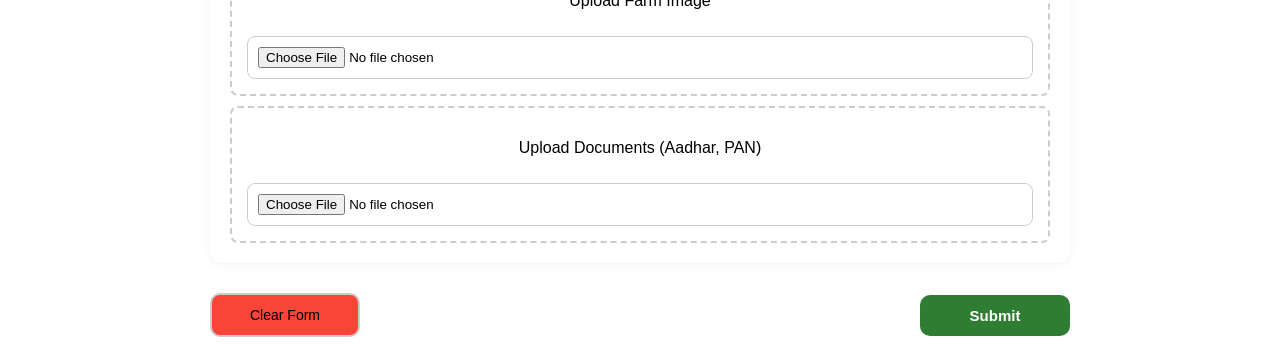
<file: marchentformpage.html>
<!DOCTYPE html>
<html lang="en">
<head>
  <meta charset="UTF-8">
  <title>Farm Registration</title>
  <link rel="stylesheet" href="formfarmer.css">
</head>
<body>
<form id="farmForm">
  <div class="container">

    <h2 class="title">Step up your dairy business by registering your farm</h2>

    <!-- Farm Info -->
    <div class="card">
      <h3>🌱 Farm Information</h3>
      <div class="grid-2">
        <input type="text" placeholder="Enter farm name"  required>
        <input type="text" placeholder="Village & District / Address"  required>
        <select  required>
          <option>Select state</option>
          <option value="Uttar Pradesh">Uttar Pradesh</option>
          <option value="Rajasthan">Rajasthan</option>
          <option value="Madhya Pradesh">Madhya Pradesh</option>
          <option value="Gujarat">Gujarat</option>
          <option value="Andhra Pradesh">Andhra Pradesh</option>
          <option value="Uttarakhand">Uttarakhand</option>
          <option value="Bihar">Bihar</option>
          <option value="Maharashtra">Maharashtra</option>
          <option value="Hrayana">Hrayana</option>
          <option value="Punjab">Punjab</option>
        </select>
        <input type="text" placeholder="Optional detailed address">
      </div>
      <input type="text" placeholder="GPS Location (optional)">
    </div>

    <!-- Milk Production -->
    <div class="card">
      <h3>🥛 Milk & Production</h3>

      <div class="checkbox-group">
        <label><input type="checkbox" name="milk"> Cow Milk</label>
        <label><input type="checkbox" name="milk"> Buffalo Milk</label>
        <label><input type="checkbox" name="milk"> Mixed</label>
      </div>

      <input type="number" placeholder="Daily production (liters) "  required>

      <div class="grid-2">
        <input type="number" placeholder="Number of cows" required>
        <input type="number" placeholder="Number of buffaloes" required>
      </div>

    </div>

    <!-- Pricing -->
    <div class="card">
      <h3>💰 Pricing & Delivery</h3>

      <div class="price-container">
        <!-- Cow Milk Price -->
        <div class="price-box" id="cowPrice">
          <label>🐄 Cow Milk Price (₹/L)</label>
          <input type="number" placeholder="Enter cow milk price">
        </div>

        <!-- Buffalo Milk Price -->
        <div class="price-box" id="buffaloPrice">
          <label>🐃 Buffalo Milk Price (₹/L)</label>
          <input type="number" placeholder="Enter buffalo milk price">
        </div>

      </div>

      <select>
        <option>Delivery Available?</option>
        <option>Yes</option>
        <option>No</option>
      </select>

      <input type="number" placeholder="Minimum liters per order">

      <select>
        <option>Payment Mode</option>
        <option>Cash</option>
        <option>UPI</option>
        <option>Online</option>
      </select>
    </div>

    <!-- Quality -->
    <div class="card">
      <h3>Quality & Storage</h3>

      <div class="radio-group">
        <label><input type="radio" name="quality"> Organic</label>
        <label><input type="radio" name="quality"> Regular</label>
      </div>

      <div class="radio-group">
        <label><input type="radio" name="storage"> Refrigerated</label>
        <label><input type="radio" name="storage"> Normal</label>
      </div>

      <div class="checkbox-group">
        <label><input type="checkbox"> Basic</label>
        <label><input type="checkbox"> Clean</label>
        <label><input type="checkbox"> Certified</label>
      </div>
      <div class="ph-container">

    <!-- Cow Milk pH -->
    <div class="ph-box">
      <label>🐄 Cow Milk pH</label>
      <input type="number" id="cowPh" step="0.1" placeholder="e.g. 6.5">
      <small>Normal: 6.4 - 6.7</small>
    </div>

    <!-- Buffalo Milk pH -->
    <div class="ph-box">
      <label>🐃 Buffalo Milk pH</label>
      <input type="number" id="buffaloPh" step="0.1" placeholder="e.g. 6.8">
      <small>Normal: 6.7 - 6.8</small>
    </div>

  </div>
      <input type="text" placeholder="FSSAI Number (optional)">
    </div>

    <!-- Upload -->
    <div class="card">
      <h3>📷 Farm Images & Documents</h3>

      <div class="upload-box">
        <p>Upload Farm Image</p>
        <input type="file">
      </div>

      <div class="upload-box">
        <p>Upload Documents (Aadhar, PAN)</p>
        <input type="file">
      </div>
    </div>

    <div class="btn-group">
      <button type="button" class="clear-btn">Clear Form</button>
      <button type="submit" class="submit-btn">Submit</button>
    </div>

  </div>
  </body>
</form>
  <script src="formfarmer.js"></script>
</body>
</html>
</file>
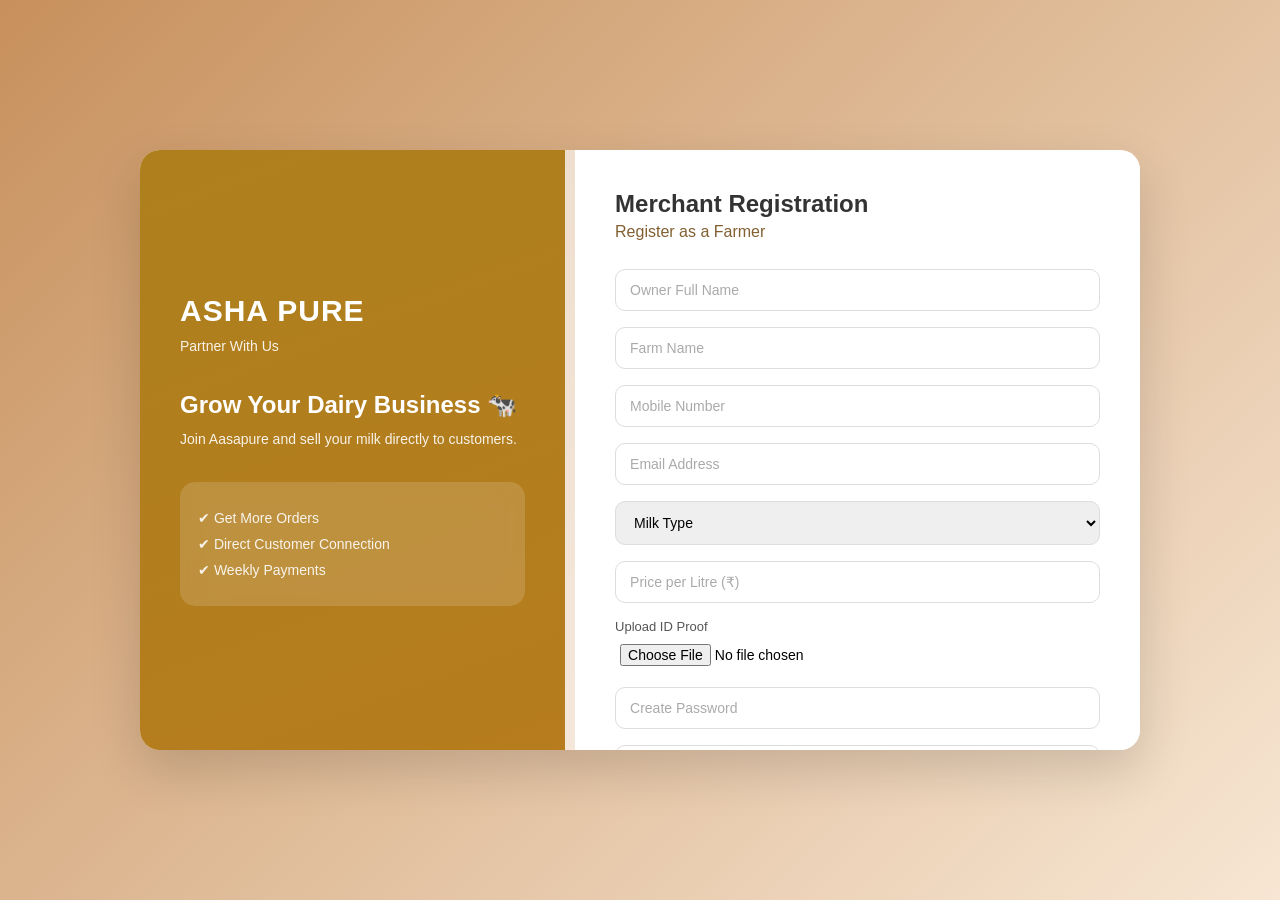
<file: merchant.html>
<!DOCTYPE html>
<html lang="en">
<head>
<meta charset="UTF-8">
<meta name="viewport" content="width=device-width, initial-scale=1.0">
<title>Merchant Registration - Aasapure</title>
<link rel="stylesheet" href="merchant.css">
</head>

<body>

<div class="container">

    <!-- Left Side -->
    <div class="left">
        <h1>ASHA PURE</h1>
        <p>Partner With Us</p>

        <h2>Grow Your Dairy Business 🐄</h2>
        <p>Join Aasapure and sell your milk directly to customers.</p>

        <div class="features">
            <p>✔ Get More Orders</p>
            <p>✔ Direct Customer Connection</p>
            <p>✔ Weekly Payments</p>
        </div>
    </div>

    <!-- Right Side -->
    <div class="right">
        <h2>Merchant Registration</h2>
        <h4 style="color:rgb(130, 95, 49)">Register as a Farmer</h4>
        <br/>

        <form action="/merchentinventry/inventry2.html">

            <div class="form-group">
                <input type="text" placeholder="Owner Full Name" required>
            </div>

            <div class="form-group">
                <input type="text" placeholder="Farm Name" required>
            </div>


            <div class="form-group">
                <input type="text" placeholder="Mobile Number" required>
            </div>

            <div class="form-group">
                <input type="email" placeholder="Email Address" required>
            </div>


            <div class="form-group">
                <select required>
                    <option value="">Milk Type</option>
                    <option>Cow Milk</option>
                    <option>Buffalo Milk</option>
                    <option>Mixed Milk</option>
                </select>
            </div>

            <div class="form-group">
                <input type="number" placeholder="Price per Litre (₹)" required>
            </div>

            <div class="form-group">
                <label style="font-size:13px;">Upload ID Proof</label>
                <input type="file" required>
            </div>

            <div class="form-group">
                <input type="password" placeholder="Create Password" required>
            </div>

            <div class="form-group">
                <input type="password" placeholder="Confirm Password" required>
            </div>

            <div class="checkbox">
                <input type="checkbox"> I agree to Terms & Conditions
            </div>
             
            <button class="btn" value="submit">Register as Merchant</button>
            
            <div class="footer">
                Already registered? <a href="#">Login Here</a>
            </div>

        </form>
    </div>

</div>

</body>
</html>
</file>
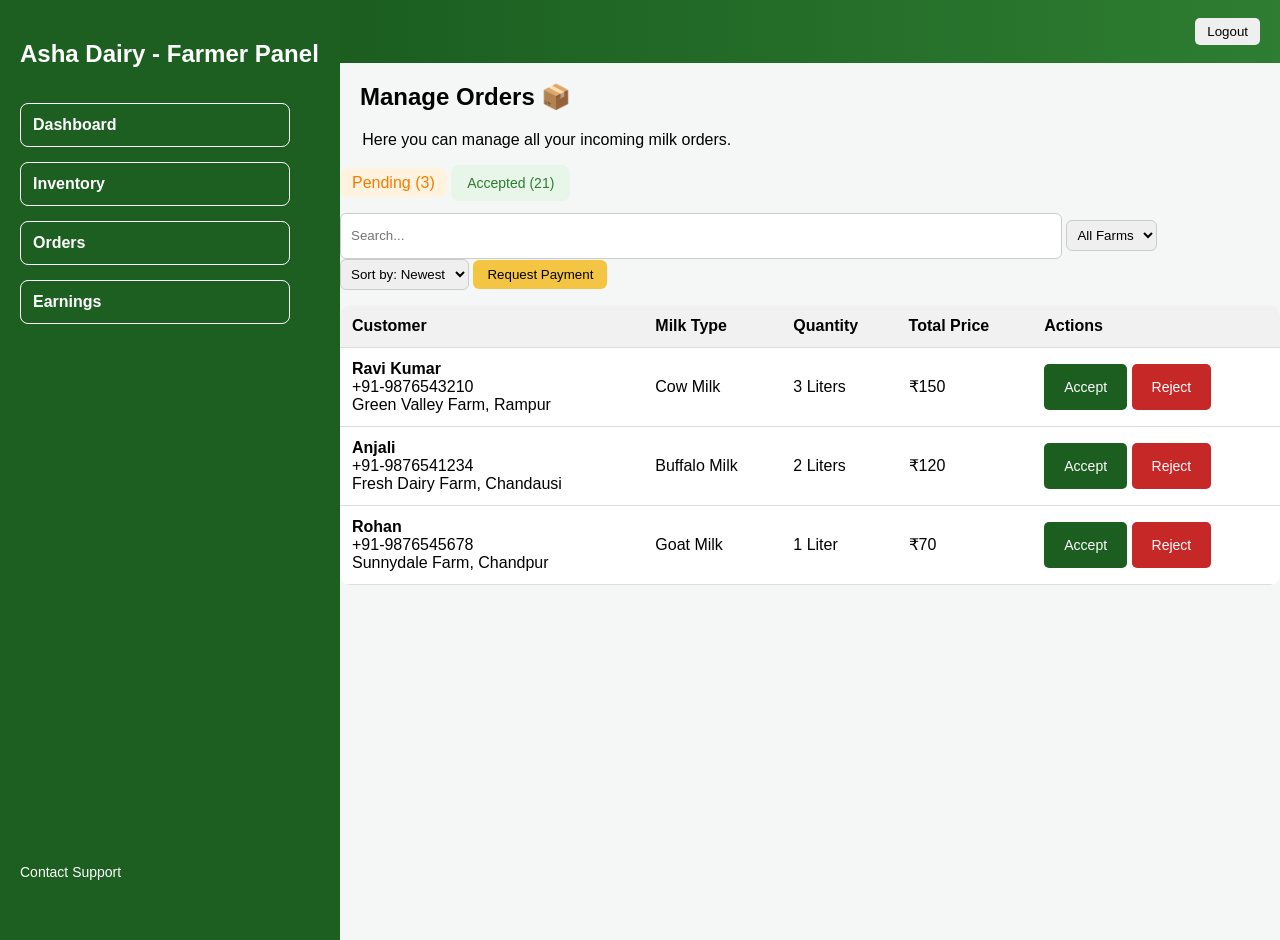
<file: order.html>
<!DOCTYPE html>
<html lang="en">
<head>
    <meta charset="UTF-8">
    <title>Manage Orders</title>
    <link rel="stylesheet" href="order.css">
</head>
<body>

<div class="container">

    <!-- Sidebar -->
    <div class="sidebar">
    <h2>Asha Dairy - Farmer Panel</h2>

    <form action="/merchentminiproject/dashboard/dashboard.html">
        <button class="box">Dashboard</button>
    </form>

    <form action="/merchentinventry/inventry2.html">
        <button class="box">Inventory</button>
    </form>

    <form action="/merchentorder/order.html">
        <button class="box">Orders</button>
    </form>

    <form action="/Earning/earn.html">
        <button class="box">Earnings</button>
    </form>
    <br/><br/><br/><br/><br/><br/><br/><br/><br/><br/>
    <div class="support">Contact Support</div>
</div>

    <!-- Main Content -->
    <div class="main">

        <div class="topbar">
            <button class="logout">Logout</button>
        </div>

        <div class="content">
            <h2 style="color: black;">&nbsp;&nbsp;&nbsp;Manage Orders 📦</h2>
            <p>&nbsp;&nbsp;&nbsp;&nbsp;&nbsp;Here you can manage all your incoming milk orders.</p>

        <div class="filters">

    <!-- Top row -->
        <div class="top-filters">
            <span class="pending">Pending (3)</span>
            <span class="accepted">Accepted (21)</span>
        </div>
    

    <!-- Bottom row -->
        <div class="bottom-filters">
                <input type="text" placeholder="Search...">

                    <select>
                        <option>All Farms</option>
                    </select>

                    <select>
                        <option>Sort by: Newest</option>
                    </select>

                    <button class="payment">Request Payment</button>
                </div>

        </div>

            <!-- Table -->
            <table>
                <thead>
                    <tr>
                        <th>Customer</th>
                        <th>Milk Type</th>
                        <th>Quantity</th>
                        <th>Total Price</th>
                        <th>Actions</th>
                    </tr>
                </thead>

                <tbody id="ordersTable">
                </tbody>
            </table>

        </div>
    </div>
</div>

<script src="order.js"></script>
</body>
</html>
</file>
<file: customer.css>
*{
    margin:0;
    padding:0;
    box-sizing:border-box;
    font-family: 'Segoe UI', sans-serif;
}

body{
    background:#f5f1ec;
    display:flex;
    justify-content:center;
    align-items:center;
    height:100vh;
}

/* Main Container */
.container{
    width:900px;
    height:550px;
    display:flex;
    border-radius:20px;
    overflow:hidden;
    box-shadow:0 10px 30px rgba(0,0,0,0.1);
}
select {
    width:100%;
    padding:12px;
    border:1px solid #ddd;
    border-radius:8px;
    outline:none;
}

/* Left Section */
.left{
    width:50%;
    background:#ddc1a1;
    padding:40px;
    display:flex;
    flex-direction:column;
    justify-content:center;
    margin-right:10px;
}

.left h1{
    color:#7a4a2c;
    margin-bottom:10px;
}

.left p{
    color:#555;
    font-size:14px;
    margin-bottom:25px;
}

.features{
    background:white;
    padding:15px;
    border-radius:10px;
}

.features p{
    margin:8px 0;
    font-size:13px;
}

/* Right Section */
.right{
    width:55%;
    background:white;
    padding:40px;
}

.right h2{
    margin-bottom:20px;
    color:#333;
}

/* Form */
.form-group{
    margin-bottom:15px;
}

.form-group input{
    width:100%;
    padding:12px;
    border:1px solid #ddd;
    border-radius:8px;
    outline:none;
}

.form-group input:focus{
    border-color:#a56b3f;
}

/* Button */
.btn{
    width:100%;
    padding:12px;
    background:#a56b3f;
    border:none;
    color:white;
    font-size:16px;
    border-radius:8px;
    cursor:pointer;
}

.btn:hover{
    background:#8c5631;
}

/* Footer */
.footer{
    margin-top:15px;
    font-size:13px;
    text-align:center;
}

.footer a{
    color:#a56b3f;
    text-decoration:none;
}

.checkbox{
    font-size:13px;
    margin-bottom:10px;
}
</file>
<file: customerportal.css>
/* RESET */
*{
    margin:0;
    padding:0;
    box-sizing:border-box;
    font-family:'Poppins', sans-serif;
}

/* BODY */
body{
    background: linear-gradient(135deg,#e0f2fe,#fef9c3);
    min-height:100vh;
}



/* NAVBAR */
.navbar{
    height:70px;
    background: linear-gradient(135deg,#1e293b,#0f172a);
    color:white;
    display:flex;
    justify-content:space-between;
    align-items:center;
    padding:0 40px;
    box-shadow:0 10px 30px rgba(0,0,0,0.3);
}

.navbar a{
    color:white;
    text-decoration:none;
    margin-left:25px;
    position:relative;
}

/* NAV HOVER */
.navbar a::after{
    content:"";
    position:absolute;
    width:0%;
    height:2px;
    background:#38bdf8;
    left:0;
    bottom:-5px;
    transition:0.3s;
}

.navbar a:hover::after{
    width:100%;
}

/* MAIN */
.main{
    display:flex;
}

/* SIDEBAR */
.sidebar{
    width:240px;
    height:calc(100vh - 70px);
    background:#0f172a;
    color:white;
    padding:25px;
}

.sidebar li{
    list-style:none;
    padding:14px;
    margin-bottom:10px;
    border-radius:10px;
    cursor:pointer;
    transition:0.3s;
}

/* SIDEBAR HOVER */
.sidebar li:hover{
    background:linear-gradient(135deg,#2563eb,#1d4ed8);
    transform:translateX(6px);
}

/* CONTENT */
.content{
    flex:1;
    padding:30px;
}

/* CARD */
.card{
    background:white;
    border-radius:15px;
    padding:20px;
    box-shadow:0 10px 25px rgba(0,0,0,0.1);
    margin-bottom:20px;
    transition:0.3s;
}

.card:hover{
    transform:translateY(-5px);
    box-shadow:0 20px 40px rgba(0,0,0,0.2);
}

/* GRID */
.grid{
    display:grid;
    grid-template-columns:repeat(4,1fr);
    gap:20px;
}

.grid .card{
    height:190px;
    display:flex;
    flex-direction:column;
    justify-content:space-between;
}

/* BUTTON */
button{
    padding:10px;
    border:none;
    border-radius:8px;
    background:linear-gradient(135deg,#2563eb,#1e40af);
    color:white;
    cursor:pointer;
    transition:0.3s;
}

button:hover{
    transform:scale(1.08);
    box-shadow:0 5px 20px rgba(37,99,235,0.5);
}

/* MODAL */
.modal{
    display:none;
    position:fixed;
    width:100%;
    height:100%;
    top:0;
    left:0;
    background:rgba(0,0,0,0.6);
    justify-content:center;
    align-items:center;
}

/* MODAL BOX */
.modal-content{
    background:white;
    padding:25px;
    width:400px;
    border-radius:15px;
    animation:pop 0.3s ease;
}

/* POPUP */
@keyframes pop{
    from{transform:scale(0.7);opacity:0;}
    to{transform:scale(1);opacity:1;}
}

/* INPUTS */
select,input{
    width:100%;
    padding:10px;
    margin:10px 0;
    border-radius:8px;
    border:1px solid #ccc;
}

select:focus,input:focus{
    border-color:#2563eb;
    box-shadow:0 0 5px rgba(37,99,235,0.5);
}

/* QTY */
.qty-box{
    display:flex;
    gap:10px;
}

.qty-box button{
    width:40px;
}

/* TOTAL */
.total{
    font-weight:bold;
    margin-top:10px;
}

/* CLOSE */
.close{
    float:right;
    cursor:pointer;
    font-size:22px;
}
/* 🔥 FIX: बड़ा modal for cart */
#cartModal .modal-content {
    width: 80%;          /* पहले 350px था → अब बड़ा */
    max-width: 900px;    /* max size */
    height: 80vh;        /* height बढ़ाई */
    overflow-y: auto;    /* scroll enable */
}

/* table responsive */
#cartModal table {
    width: 100%;
    margin-top: 10px;
}

/* table spacing improve */
#cartModal th, 
#cartModal td {
    padding: 10px;
}


/* RESPONSIVE */
@media(max-width:900px){
    .grid{
        grid-template-columns:repeat(2,1fr);
    }

    .sidebar{
        display:none;
    }
}


/* 🔥 COMMON MODAL DESIGN (CART + HISTORY) */
#cartModal .modal-content,
#historyModal .modal-content {
    width: 80%;
    max-width: 900px;
    height: 80vh;
    overflow-y: auto;
}

/* TABLE STYLE FOR BOTH */
#cartModal table,
#historyModal table {
    width: 100%;
    margin-top: 10px;
}

#cartModal th, #cartModal td,
#historyModal th, #historyModal td {
    padding: 10px;
}
</file>
<file: dashboard.css>
:root {
  --green: #2f7d32;
  --green-dark: #236227;
  --green-soft: #eaf6eb;
  --text: #1f2937;
  --muted: #6b7280;
  --surface: rgba(255, 255, 255, 0.9);
  --border: rgba(34, 34, 34, 0.08);
  --shadow: 0 16px 35px rgba(31, 41, 55, 0.08);
}

* {
  box-sizing: border-box;
}

body {
  margin: 0;
  font-family: "Segoe UI", Tahoma, Geneva, Verdana, sans-serif;
  color: var(--text);
  background:
  linear-gradient(rgba(250, 248, 246, 0.8), rgba(250, 248, 246, 0.90)),
  url("bacground.jpeg") center/cover no-repeat fixed;
}

button {
  font: inherit;
}

.topbar {
  background: var(--green);
  color: #fff;
  padding: 18px 28px;
  display: flex;
  justify-content: space-between;
  align-items: center;
}

.brand {
  font-size: 1.6rem;
  font-weight: 700;
}

.logout-btn,
.action-btn,
.mini-btn,
.manage-btn,
.view-all {
  border: none;
  cursor: pointer;
  transition: transform 0.2s ease, box-shadow 0.2s ease, background 0.2s ease;
}

.logout-btn {
  padding: 12px 20px;
  border-radius: 10px;
  background: #fff;
  color: var(--green-dark);
  font-weight: 600;
}

.page-shell {
  max-width: 1180px;
  margin: 0 auto;
  padding: 30px 24px 40px;
}

.hero h1 {
  margin: 0 0 10px;
  font-size: clamp(2rem, 4vw, 3rem);
}

.hero p {
  margin: 0 0 28px;
  color: var(--muted);
  font-size: 1.05rem;
}

.stats-grid {
  display: grid;
  grid-template-columns: repeat(3, minmax(0, 1fr));
  gap: 18px;
  margin-bottom: 20px;
}

.stat-card,
.panel {
  background: var(--surface);
  border: 1px solid var(--border);
  border-radius: 18px;
  box-shadow: var(--shadow);
}

.stat-card {
  display: flex;
  align-items: center;
  gap: 16px;
  padding: 16px 18px;
}

.stat-icon {
  width: 54px;
  height: 54px;
  border-radius: 50%;
  display: grid;
  place-items: center;
  font-size: 1.6rem;
  font-weight: 700;
  flex-shrink: 0;
}

.amber {
  background: #fff1d7;
}

.gold {
  background: #ffefc3;
}

.blue {
  background: #dff5fb;
}

.stat-label {
  margin: 0 0 6px;
  color: var(--muted);
  font-weight: 600;
}

.stat-card h2 {
  margin: 0;
  font-size: 2rem;
}

.quick-actions {
  display: flex;
  gap: 14px;
  margin-bottom: 18px;
  flex-wrap: wrap;
}

.action-btn,
.mini-btn,
.manage-btn {
  padding: 12px 18px;
  border-radius: 10px;
  font-weight: 600;
}

.action-btn {
  background: #fff;
  color: var(--text);
  border: 1px solid rgba(47, 125, 50, 0.12);
  box-shadow: 0 8px 20px rgba(31, 41, 55, 0.05);
}

.action-btn.primary,
.mini-btn,
.manage-btn {
  background: var(--green);
  color: #fff;
}

.content-grid {
  display: grid;
  grid-template-columns: minmax(0, 2.2fr) minmax(290px, 1fr);
  gap: 18px;
  align-items: start;
}

.panel {
  padding: 16px;
}

.panel-header {
  display: flex;
  justify-content: space-between;
  align-items: center;
  gap: 12px;
  padding-bottom: 14px;
  border-bottom: 1px solid rgba(31, 41, 55, 0.08);
  margin-bottom: 16px;
}

.panel-header h3 {
  margin: 0;
  font-size: 1.7rem;
}

.farm-grid {
  display: grid;
  grid-template-columns: repeat(2, minmax(0, 1fr));
  gap: 16px;
}

.farm-card {
  background: #fff;
  border-radius: 16px;
  overflow: hidden;
  border: 1px solid rgba(31, 41, 55, 0.08);
  box-shadow: 0 10px 24px rgba(31, 41, 55, 0.06);
}

.farm-card img {
  display: block;
  width: 100%;
  height: 190px;
  object-fit: cover;
}

.farm-body {
  padding: 14px;
}

.farm-body h4,
.order-item h4 {
  margin: 0 0 8px;
  font-size: 1.3rem;
}

.farm-body p,
.order-item p {
  margin: 0 0 8px;
  color: #374151;
}

.farm-footer {
  display: flex;
  justify-content: space-between;
  align-items: center;
  gap: 12px;
  margin-top: 10px;
  color: var(--muted);
}

.orders-panel {
  min-height: 100%;
}

.order-list {
  display: flex;
  flex-direction: column;
  gap: 8px;
}

.order-item {
  display: flex;
  justify-content: space-between;
  gap: 14px;
  align-items: flex-start;
  padding: 10px 0;
  border-bottom: 1px solid rgba(31, 41, 55, 0.08);
}

.status {
  padding: 8px 12px;
  border-radius: 10px;
  font-size: 0.92rem;
  font-weight: 700;
  white-space: nowrap;
}

.pending {
  background: #ffe8b0;
  color: #936400;
}

.accepted {
  background: #dbf2df;
  color: #2f7d32;
}

.view-all {
  margin-top: 18px;
  background: transparent;
  color: var(--green);
  font-weight: 700;
  padding: 0;
}

.logout-btn:hover,
.action-btn:hover,
.mini-btn:hover,
.manage-btn:hover,
.view-all:hover {
  transform: translateY(-1px);
}

@media (max-width: 980px) {
  .stats-grid,
  .content-grid,
  .farm-grid {
    grid-template-columns: 1fr;
  }

  .panel-header,
  .farm-footer {
    flex-direction: column;
    align-items: flex-start;
  }
}

@media (max-width: 640px) {
  .topbar {
    padding: 16px;
    flex-direction: column;
    gap: 12px;
    align-items: flex-start;
  }

  .page-shell {
    padding: 22px 16px 30px;
  }

  .brand {
    font-size: 1.25rem;
  }

  .stat-card h2,
  .panel-header h3 {
    font-size: 1.4rem;
  }

  .farm-card img {
    height: 170px;
  }
}
</file>
<file: delivery.css>
/* =======================
   RESET
======================= */
*{
    margin:0;
    padding:0;
    box-sizing:border-box;
    font-family: 'Poppins', sans-serif;
}

/* =======================
   BODY BACKGROUND
======================= */
body{
    height:100vh;
    display:flex;
    justify-content:center;
    align-items:center;
    background: linear-gradient(135deg, #4facfe, #dbeafe);
}

/* =======================
   CONTAINER
======================= */
.container{
    width:1000px;
    height:600px;
    display:flex;
    border-radius:20px;
    overflow:hidden;
    box-shadow:0 20px 50px rgba(0,0,0,0.2);
    background:white;
}

/* =======================
   LEFT PANEL
======================= */
.left{
    width:40%;
    padding:50px 40px;
    background: linear-gradient(160deg, #1e3c72, #2a5298);
    color:white;
    display:flex;
    flex-direction:column;
    justify-content:center;
}

.left h1{
    font-size:28px;
    letter-spacing:1px;
}

.left p{
    margin:10px 0;
    font-size:14px;
    opacity:0.9;
}

.left h2{
    margin-top:20px;
    font-size:22px;
}

/* Feature Box */
.features{
    margin-top:25px;
    padding:15px;
    border-radius:12px;
    background:rgba(255,255,255,0.15);
}

.features p{
    margin:8px 0;
    font-size:14px;
}

/* =======================
   RIGHT PANEL
======================= */
.right{
    width:60%;
    padding:40px;
    overflow-y:auto;
}

.right h2{
    color:#333;
}

.right h4{
    color:#2a5298;
}

/* =======================
   FORM
======================= */
.form-group{
    margin-bottom:15px;
}

/* Inputs */
.form-group input,
.form-group select{
    width:100%;
    padding:12px;
    border-radius:8px;
    border:1px solid #ccc;
    outline:none;
    transition:0.3s;
}

/* Focus effect */
.form-group input:focus,
.form-group select:focus{
    border-color:#2a5298;
    box-shadow:0 0 5px rgba(42,82,152,0.3);
}

/* File Input */
.form-group input[type="file"]{
    border:none;
}

/* Label */
.form-group label{
    font-size:13px;
    margin-bottom:5px;
    display:block;
}

/* =======================
   CHECKBOX
======================= */
.checkbox{
    font-size:13px;
    margin-bottom:12px;
}

/* =======================
   BUTTON
======================= */
.btn{
    width:100%;
    padding:13px;
    border:none;
    border-radius:10px;
    background: linear-gradient(135deg, #2a5298, #1e3c72);
    color:white;
    font-size:16px;
    cursor:pointer;
    transition:0.3s;
}

.btn:hover{
    transform:translateY(-2px);
    box-shadow:0 5px 15px rgba(0,0,0,0.2);
}

/* =======================
   FOOTER
======================= */
.footer{
    margin-top:15px;
    text-align:center;
    font-size:13px;
}

.footer a{
    color:#2a5298;
    text-decoration:none;
}

/* =======================
   SCROLLBAR
======================= */
.right::-webkit-scrollbar{
    width:6px;
}

.right::-webkit-scrollbar-thumb{
    background:#bbb;
    border-radius:10px;
}

/* =======================
   RESPONSIVE
======================= */
@media(max-width:900px){
    .container{
        flex-direction:column;
        height:auto;
        width:95%;
    }

    .left, .right{
        width:100%;
    }

    .left{
        text-align:center;
    }
}

@media(max-width:500px){
    .left h1{
        font-size:22px;
    }

    .left h2{
        font-size:18px;
    }
}
</file>
<file: earning.css>
/* Body */
body {
    margin: 0;
    font-family: 'Segoe UI', sans-serif;
    background: #f5f7f6;
}

/* Layout */
.container {
    display: flex;
}

/* Sidebar */


.sidebar ul {
    list-style: none;
    padding: 0;
}

.sidebar li {
    padding: 12px;
    margin: 8px 0;
    border-radius: 8px;
    cursor: pointer;
}

.sidebar li.active {
    background: rgba(255,255,255,0.2);
}

.sidebar li:hover {
    background: rgba(255,255,255,0.1);
}
h2{
    color:white;
    font-weight: 30px;
}

.sidebar {
    background-color: hsl(124, 55%, 24%);
    height: 100vh;
    width: 300px;
    padding: 20px;
}

/* Buttons */
.box {
    width: 90%;
    padding: 12px;
    margin-top: 15px;
    background-color: hsl(124, 55%, 24%); /* same as sidebar */
    color: white;
    border: 1px solid white;
    border-radius: 8px;
    font-size: 16px;
    font-weight: 600;
    cursor: pointer;
    text-align: left;
    transition: 0.3s;
}

/* Hover effect */
.box:hover {
    background-color: white;
    color: hsl(124, 55%, 24%);
}

/* Support text */
.support {
    margin-top: 20px;
    color: white;
    font-size: 14px;
}
.support {
    position: absolute;
    bottom: 20px;
}
.support {
    position: absolute;
    bottom: 20px;
}

/* Main */
.main {
    flex: 1;
}

/* Topbar */
.topbar {
    background: linear-gradient(to right, #1b5e20, #2e7d32);
    padding: 15px;
    text-align: right;
}

.logout {
    background: white;
    border: none;
    padding: 6px 12px;
    border-radius: 6px;
}

/* Content */
.content {
    padding: 25px;
}
.title-box {
    display: inline-block;
    background: #e8f5e9;
    color: #2e7d32;
    padding: 18px 36px;
    border-radius: 8px;
    font-weight: 600;
}

/* Cards */
.cards {
    display: flex;
    gap: 20px;
    margin: 20px 0;
}

.card {
    background: white;
    padding: 18px;
    border-radius: 12px;
    width: 220px;
    box-shadow: 0 4px 10px rgba(0,0,0,0.08);
}

/* Filters */
.filters {
    display: flex;
    gap: 10px;
    margin-bottom: 15px;
}

.filters select {
    padding: 6px;
    border-radius: 6px;
    border: 1px solid #ccc;
}

.payment {
    background: #2e7d32;
    color: white;
    border: none;
    padding: 15px 30px;
    border-radius: 6px;
    cursor: pointer;
    margin-left: auto;
}

/* Table */
table {
    width: 100%;
    background: white;
    border-radius: 12px;
    border-collapse: collapse;
    overflow: hidden;
}

thead {
    background: #f1f1f1;
}

th, td {
    padding: 14px;
    text-align: left;
}

tr {
    border-bottom: 1px solid #eee;
}

/* Status badges */
.pending-badge {
    background: #fff3e0;
    color: #f57c00;
    padding: 6px 12px;
    border-radius: 8px;
    font-size: 13px;
}

.paid-badge {
    background: #e8f5e9;
    color: #2e7d32;
    padding: 6px 12px;
    border-radius: 8px;
    font-size: 13px;
}

/* Container card feel */
.content {
    background: white;
    margin: 20px;
    border-radius: 12px;
    box-shadow: 0 5px 15px rgba(0,0,0,0.08);
}
</file>
<file: inventery2.css>
* {
  margin: 0;
  padding: 0;
  box-sizing: border-box;
  font-family: Arial;
}

.sidebar {
    background-color: hsl(124, 55%, 24%);
    height: 100vh;
    width: 300px;
    padding: 20px;
}

/* Buttons */
.box {
    width: 90%;
    padding: 12px;
    margin-top: 15px;
    background-color: hsl(124, 55%, 24%); /* same as sidebar */
    color: white;
    border: 1px solid white;
    border-radius: 8px;
    font-size: 16px;
    font-weight: 600;
    cursor: pointer;
    text-align: left;
    transition: 0.3s;
}

/* Hover effect */
.box:hover {
    background-color: white;
    color: hsl(124, 55%, 24%);
}

/* Support text */
.support {
    margin-top: 20px;
    color: white;
    font-size: 14px;
}
.support {
    position: absolute;
    bottom: 20px;
}


h2{
    color:white;
    font-weight: 30px;
}
body {
  background: #f5f5f5;
}

/* TOPBAR */
.topbar {
  background: #2e7d32;
  color: white;
  padding: 15px 20px;
  display: flex;
  justify-content: space-between;
}

.logout {
  background: white;
  border: none;
  padding: 5px 10px;
}

/* LAYOUT */
.container {
  display: flex;
}

/* SIDEBAR */
/* .sidebar {
  width: 220px;
  background: #2e7d32;
  color: white;
  padding: 20px;
  min-height: 100vh;
  position: relative;
}

.sidebar p {
  margin: 15px 0;
  font-size: 18px;
  cursor: pointer;
  padding: 10px;
  border-radius: 8px;
}

.sidebar p:hover {
  background: rgba(255,255,255,0.2);
}

.sidebar .active {
  background: white;
  color: #2e7d32;
}

.sidebar-footer {
  position: absolute;
  bottom: 20px;
} */

/* MAIN */
.main {
  flex: 1;
  padding: 20px;
}

/* HEADER */
.header {
  display: flex;
  justify-content: space-between;
  align-items: center;
}

.breadcrumb {
  color: gray;
}

.subtext {
  color: gray;
  font-size: 14px;
}

.add-btn {
  background: #2e7d32;
  color: white;
  padding: 10px 15px;
  border: none;
  border-radius: 8px;
}

/* STATS */
.card {
  background: white;
  padding: 15px 20px;
  border-radius: 12px;
  display: flex;
  flex-direction: column;
  justify-content: center;
  min-width: 200px;   
  flex: 0 0 auto;    
  box-shadow: 0px 4px 10px rgba(0,0,0,0.08);
}

.card-title {
  color: gray;
  font-size: 14px;
}

.card h3 {
  margin-top: 5px;
}
.stats {
  display: flex;
  gap: 15px;
  margin: 20px 0;
  flex-wrap: wrap;   
}

/* FILTER */
.filter-box {
  display: flex;
  gap: 15px;
  background: #f5f6f7;
  padding: 15px;
  border-radius: 12px;
  align-items: center;
}

/* SEARCH INPUT */
.filter-box input {
  flex: 1;   
  padding: 10px 15px;
  border-radius: 10px;
  border: 1px solid #ccc;
  outline: none;
}

/* DROPDOWN */
.filter-box select {
  padding: 10px 15px;
  border-radius: 10px;
  border: 1px solid #ccc;
  background: white;
}
.filter-box input:focus {
  border-color: #2e7d32;
}
/* TABLE */
.table-box {
  margin-top: 15px;
  background: white;
  padding: 15px;
  border-radius: 10px;
}

table {
  width: 100%;
  border-collapse: collapse;
}

th {
  text-align: left;
  background: #f0f0f0;
}

th, td {
  padding: 12px;
  border-bottom: 1px solid #ccc;
}

/* BUTTONS */
.edit {
  background: lightgreen;
  border: none;
  padding: 5px 10px;
}

.delete {
  background: lightcoral;
  border: none;
  padding: 5px 10px;
}
</file>
<file: formfarmer.css>
* {
  box-sizing: border-box;
}

body {
  position: relative;
  margin: 0;
  font-family: Arial, sans-serif;
}

/* Background image */
body::before {
  content: "";
  position: fixed;
  top: 0;
  left: 0;
  width: 100%;
  height: 100%;
  background: url('dairy2.jpg') no-repeat center center/cover;
  opacity: 0.2; 
  z-index: -1;
}
.container {
  max-width: 900px;
  margin: auto;
  padding: 20px;
}

.title {
  text-align: center;
  margin-bottom: 20px;
} 

.price-container {
  display: grid;
  grid-template-columns: 1fr 1fr;
  gap: 15px;
  margin-top: 10px;
}

.price-box label {
  font-weight: 600;
  display: block;
  margin-bottom: 5px;
}

.price-box input {
  width: 100%;
  padding: 10px;
  border-radius: 8px;
  border: 1px solid #ccc;
}

/* Mobile */
@media (max-width: 600px) {
  .price-container {
    grid-template-columns: 1fr;
  }
}

.card {
  background: #fff;
  padding: 20px;
  margin-bottom: 20px;
  border-radius: 12px;
  box-shadow: 0 2px 10px rgba(0,0,0,0.05);
}

.card h3 {
  background: #e8f5e9;
  padding: 10px;
  border-radius: 8px;
  color: #2e7d32;
}

.grid-2 {
  display: grid;
  grid-template-columns: 1fr 1fr;
  gap: 15px;
}

.grid-2 input {
  width: 100%;
}

input, select {
  width: 100%;
  padding: 10px;
  margin-top: 10px;
  border-radius: 8px;
  border: 1px solid #ccc;
}

.radio-group, .checkbox-group {
  display: flex;
  gap: 20px;
  margin-top: 10px;
}
.ph-container {
  display: grid;
  grid-template-columns: 1fr 1fr;
  gap: 15px;
  margin-top: 10px;
}

.ph-box label {
  font-weight: 600;
  display: block;
  margin-bottom: 5px;
}

.ph-box input {
  width: 100%;
  padding: 10px;
  border-radius: 8px;
  border: 1px solid #ccc;
}

.ph-box small {
  font-size: 12px;
  color: #777;
}

/* Mobile fix */
@media (max-width: 600px) {
  .ph-container {
    grid-template-columns: 1fr;
  }
}
.upload-box {
  border: 2px dashed #ccc;
  padding: 15px;
  margin-top: 10px;
  border-radius: 8px;
  text-align: center;
}

.btn-group {
  display: flex;
  align-items: center;
  margin-top: 30px;
}

/* Clear button LEFT me rahe */
.clear-btn {
  padding: 12px 24px;
  font-size: 14px;
  background: #f94538;
  border: 2px solid #ccc;
  border-radius: 10px;
  cursor: pointer;
  transition: 0.3s;
   width: 150px;
}

/* Ye MAGIC line hai 🔥 */
.submit-btn {
  margin-left: auto;  /* 👉 isse ye right chala jayega */
  
  padding: 12px 28px;
  font-size: 15px;
  font-weight: 600;
  background: #2e7d32;
  color: white;
  border: none;
  border-radius: 10px;
  cursor: pointer;
  transition: 0.3s;
   width: 150px;
}

/* Hover effects */
.clear-btn:hover {
  background: #ddd;
}

.submit-btn:hover {
  background: #1b5e20;
}
@media (max-width: 600px) {
  .btn-group {
    flex-direction: column;
  }

  .submit-btn, .clear-btn {
    width: 100%;
  }
}
</file>
<file: merchant.css>
/* =======================
   GLOBAL RESET
======================= */
* {
    margin: 0;
    padding: 0;
    box-sizing: border-box;
}

body {
    font-family: 'Poppins', sans-serif;
    height: 100vh;
    display: flex;
    justify-content: center;
    align-items: center;
    background: linear-gradient(135deg, #c7905c, #f7e6d3);
}

/* =======================
   MAIN CONTAINER
======================= */
.container {
    width: 1000px;
    height: 600px;
    display: flex;
    border-radius: 20px;
    overflow: hidden;
    box-shadow: 0 20px 50px rgba(0, 0, 0, 0.15);
    background: rgba(255, 255, 255, 0.6);
    backdrop-filter: blur(15px);
}

/* =======================
   LEFT PANEL
======================= */
.left {
    width: 45%;
    padding: 50px 40px;
    background: linear-gradient(160deg, #ae801d, #b67c1e);
    color: white;
    display: flex;
    flex-direction: column;
    justify-content: center;
    margin-right:10px;
}

.left h1 {
    font-size: 30px;
    letter-spacing: 1px;
}

.left p {
    font-size: 14px;
    margin: 10px 0;
    opacity: 0.9;
}

.left h2 {
    margin-top: 25px;
    font-size: 24px;
    line-height: 1.3;
}

/* Feature box */
.features {
    margin-top: 25px;
    padding: 18px;
    background: rgba(255, 255, 255, 0.15);
    border-radius: 15px;
    backdrop-filter: blur(10px);
}

.features p {
    font-size: 14px;
    margin: 10px 0;
}

/* =======================
   RIGHT PANEL
======================= */
.right {
    width: 60%;
    background: #ffffff;
    padding: 40px;
    overflow-y: auto;
}

.right h2 {
    font-size: 24px;
    color: #333;
}

.right h4 {
    margin-top: 5px;
    color: #8c5b3a;
    font-weight: 500;
}

/* =======================
   FORM STYLING
======================= */
form {
    margin-top: 10px;
}

.form-group {
    margin-bottom: 16px;
}

/* Inputs & Select */
.form-group input,
.form-group select {
    width: 100%;
    padding: 12px 14px;
    border-radius: 10px;
    border: 1px solid #ddd;
    font-size: 14px;
    outline: none;
    transition: all 0.3s ease;
}

/* Focus effect */
.form-group input:focus,
.form-group select:focus {
    border-color: #a56b3f;
    box-shadow: 0 0 6px rgba(165, 107, 63, 0.3);
}

/* Placeholder */
::placeholder {
    color: #aaa;
}

/* File input */
.form-group input[type="file"] {
    border: none;
    padding: 5px;
}

/* Label */
.form-group label {
    font-size: 13px;
    color: #555;
    margin-bottom: 5px;
    display: block;
}

/* =======================
   CHECKBOX
======================= */
.checkbox {
    font-size: 13px;
    margin-bottom: 15px;
    display: flex;
    align-items: center;
    gap: 8px;
}

.checkbox input {
    cursor: pointer;
}

/* =======================
   BUTTON
======================= */
.btn {
    width: 100%;
    padding: 14px;
    border: none;
    border-radius: 12px;
    font-size: 16px;
    font-weight: 600;
    color: white;
    cursor: pointer;
    background: linear-gradient(135deg, #a56b3f, #6b3e26);
    transition: all 0.3s ease;
}

/* Hover effect */
.btn:hover {
    transform: translateY(-2px);
    box-shadow: 0 8px 20px rgba(0, 0, 0, 0.2);
}

/* Click effect */
.btn:active {
    transform: scale(0.98);
}

/* =======================
   FOOTER
======================= */
.footer {
    margin-top: 18px;
    text-align: center;
    font-size: 13px;
}

.footer a {
    color: #a56b3f;
    text-decoration: none;
    font-weight: 500;
}

.footer a:hover {
    text-decoration: underline;
}

/* =======================
   SCROLLBAR
======================= */
.right::-webkit-scrollbar {
    width: 6px;
}

.right::-webkit-scrollbar-thumb {
    background: #ccc;
    border-radius: 10px;
}

/* =======================
   RESPONSIVE DESIGN
======================= */
@media (max-width: 900px) {
    .container {
        flex-direction: column;
        height: auto;
        width: 95%;
    }

    .left {
        width: 100%;
        text-align: center;
        padding: 30px;
    }

    .right {
        width: 100%;
        padding: 25px;
    }
}

@media (max-width: 500px) {
    .left h1 {
        font-size: 24px;
    }

    .left h2 {
        font-size: 20px;
    }

    .btn {
        font-size: 14px;
    }
}
</file>
<file: order.css>
body {
    margin: 0;
    font-family: Arial, sans-serif;
    background: #f5f7f6;
}

.container {
    display: flex;
}




/* Sidebar */
.sidebar {
    background-color: hsl(124, 55%, 24%);
    height: 100vh;
    width: 300px;
    padding: 20px;
}

/* Buttons */
.box {
    width: 90%;
    padding: 12px;
    margin-top: 15px;
    background-color: hsl(124, 55%, 24%); /* same as sidebar */
    color: white;
    border: 1px solid white;
    border-radius: 8px;
    font-size: 16px;
    font-weight: 600;
    cursor: pointer;
    text-align: left;
    transition: 0.3s;
}

/* Hover effect */
.box:hover {
    background-color: white;
    color: hsl(124, 55%, 24%);
}

/* Support text */
.support {
    margin-top: 20px;
    color: white;
    font-size: 14px;
}
.support {
    position: absolute;
    bottom: 20px;
}


h2{
    color:white;
    font-weight: 30px;
}
/* Main */
.main {
    flex: 1;
}

/* Topbar */
.topbar {
    background: linear-gradient(to right, hsl(124, 55%, 24%), #2e7d32);
    padding: 10px;
    text-align: right;
}

.logout {
    padding: 6px 12px;
    border: none;
    border-radius: 5px;
}

/* Content */
/* 🔹 Top Navbar Height Fix */
.topbar {
    background: linear-gradient(to right, #1b5e20, #2e7d32);
    padding: 18px 20px;   /* height increase */
    text-align: right;
}

/* 🔹 Filters Row Fix */
.filters {
    display: flex;
    align-items: center;
    gap: 12px;
    margin: 15px 0;
    flex-wrap: wrap;
}

/* 🔹 Pending Box */
.pending {
    background: #fff3e0;
    color: #f57c00;
    padding: 6px 12px;
    border-radius: 8px;
    font-weight: 500;
    height: 32px;
}

/* 🔹 Accepted Box */
.accepted {
    background: #e8f5e9;
    color: #2e7d32;
    padding: 10px 16px;
    border-radius: 8px;
    font-weight: 500;
    font-size: 14px;
     display: inline-block;
}

/* 🔹 Search Bar Fix */
.filters input {
    padding: 6px 10px;
    border-radius: 6px;
    border: 1px solid #ccc;
    height: 32px;
    width: 700px;
}

/* 🔹 Dropdown Fix */
.filters select {
    padding: 6px;
    border-radius: 6px;
    border: 1px solid #ccc;
}

/* 🔹 Payment Button */
.payment {
    background: #f4c542;
    border: none;
    padding: 7px 14px;
    border-radius: 6px;
    font-weight: 500;
    cursor: pointer;
}

/* Table */
table {
    width: 100%;
    background: white;
    border-radius: 10px;
    overflow: hidden;
    border-collapse: collapse;
}

th, td {
    padding: 12px;
    text-align: left;
}

thead {
    background: #f1f1f1;
}

tr {
    border-bottom: 1px solid #ddd;
}

/* Buttons */
.accept {
    background: #1b5e20;
    color: white;
    border: none;
    padding: 15px 20px;
    border-radius: 5px;
    font-size: 14px;
}

.reject {
    background: #c62828;
    color: white;
    border: none;
    padding: 15px 20px;
    border-radius: 5px;
    font-size: 14px;
}
</file>
